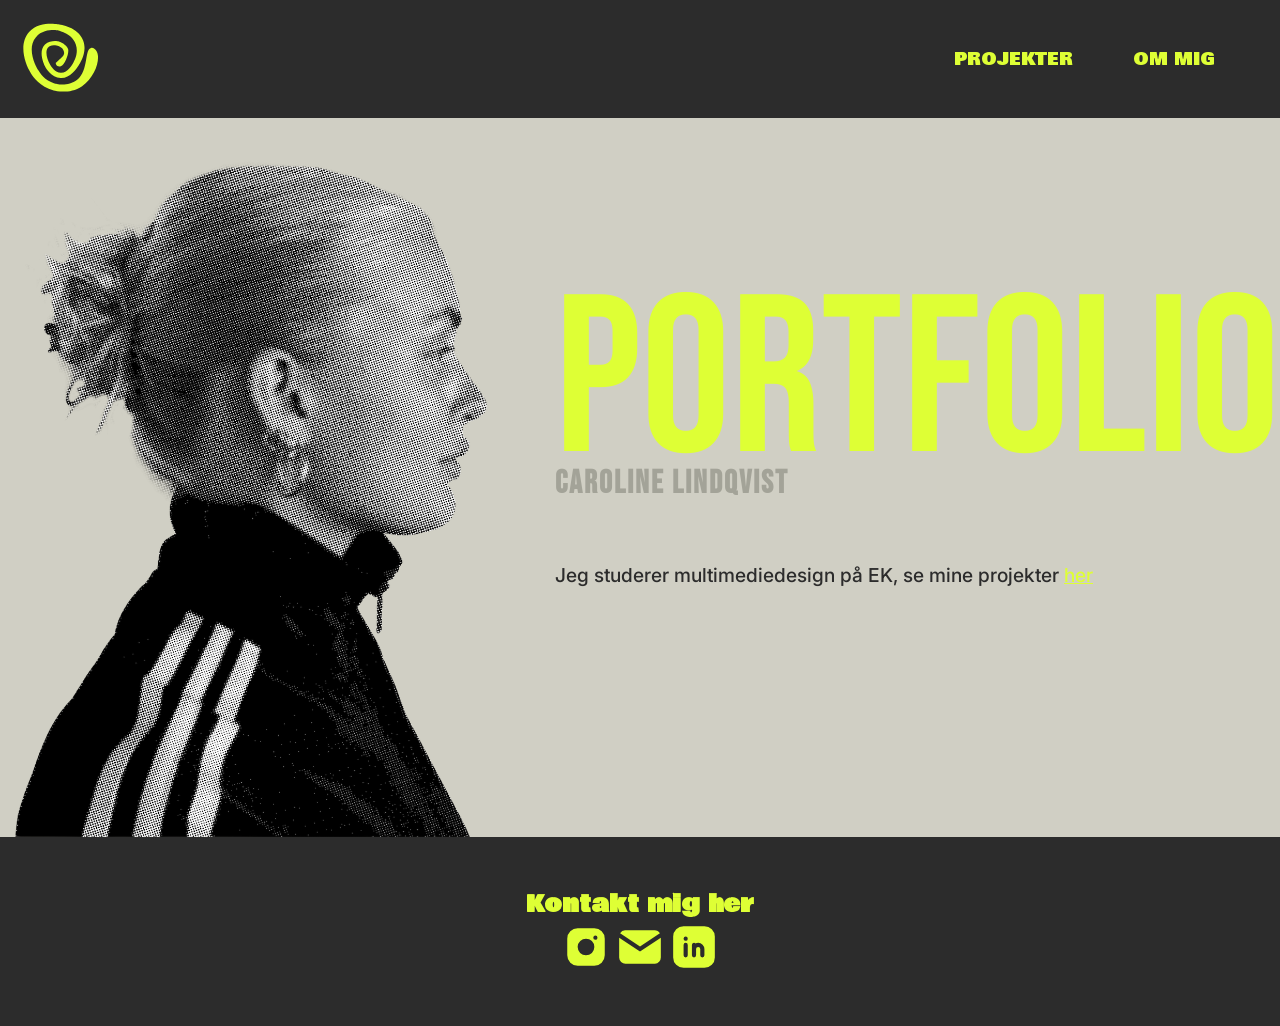
<file: index.html>
<!DOCTYPE html>
<html lang="da">

<head>
    <meta name="robots" content="noindex">
    <meta charset="UTF-8">
    <meta name="viewport" content="width=device-width, initial-scale=1.0">
    <title>Forside</title>
    <link rel="stylesheet" href="generel.css">
    <link rel="stylesheet" href="layout.css">
    <link rel="stylesheet" href="style.css">

    <link rel="preconnect" href="https://fonts.googleapis.com">
    <link rel="preconnect" href="https://fonts.gstatic.com" crossorigin>
    <link href="https://fonts.googleapis.com/css2?family=Bebas+Neue&display=swap" rel="stylesheet">

    <link rel="preconnect" href="https://fonts.googleapis.com">
    <link rel="preconnect" href="https://fonts.gstatic.com" crossorigin>
    <link
        href="https://fonts.googleapis.com/css2?family=Inter:ital,opsz,wght@0,14..32,100..900;1,14..32,100..900&display=swap"
        rel="stylesheet">

    <link rel="preconnect" href="https://fonts.googleapis.com">
    <link rel="preconnect" href="https://fonts.gstatic.com" crossorigin>
    <link href="https://fonts.googleapis.com/css2?family=Bowlby+One&display=swap" rel="stylesheet">

    <link rel="icon" type="image/png" href="favikon.png">

</head>

<body>
    <header>
        <div class="logo">
            <a href="index.html" aria-label="Forside">
                <svg xmlns="http://www.w3.org/2000/svg" version="1.1" viewBox="0 0 136.2 126.37" fill="currentColor">

                    <path class="st0"
                        d="M61.07,72.89c-.71.94.81,4.3,2.64,5.39s4.6.8,5.57.4c7.45-2.71,14.04-21.52,12.8-28.45-.97-5.4-9.56-12.35-16.09-13.77-2-.38-15.22-2.69-23.5,5.4-12.56,12.27-.6,35.6,0,36.73,1.23,2.33,10.38,19.61,26.74,20.26,16.04.64,26.47-15.2,30.52-21.34,2.74-4.15,15.49-23.51,7.56-43.21-9.03-22.43-37.15-26.14-43.75-27.01-5.73-.75-32.48-4.28-48.08,13.23-17.86,20.05-8,53.01,3.24,70.49,3.29,5.12,15.11,22.88,38.62,28.9,4.5,1.15,27.85,6.59,48.35-7.29,23.56-15.96,33.35-50.7,23.23-61.58-.44-.48-3.9-4.19-7.83-3.51-11.53,2-3.84,37.77-23.77,54.29-15.24,12.64-37.58,6.51-38.62,6.21-16.7-4.84-24.86-18.02-28.09-23.23-1.03-1.66-21.03-34.96-3.51-55.64,12.14-14.33,33.18-11.87,35.11-11.61,1.82.24,25.57,3.77,32.68,23.77,5.02,14.13-1.7,26.82-3.51,30.25-2.16,4.08-9.91,18.73-21.88,18.37-9.87-.3-16.13-10.63-18.37-14.31-5.42-8.94-9.36-24.26-2.43-29.71,1.07-.84,5.49-4.54,13.51-2.38,5,.97,7.51,3.26,9,4.32,1.08.77,6.14,7.05,2.87,12.12-2.3,3.57-12.15,11.75-13.02,12.91Z" />
                </svg>
            </a>
        </div>
        <nav>
            <ul class="menu">
                <li><a href="projekter.html">PROJEKTER</a></li>
                <li><a href="om_mig.html">OM MIG</a></li>

            </ul>

            <button class="burger">
                <span class="line"></span>
                <span class="line"></span>
                <span class="line"></span>

            </button>

        </nav>
    </header>

    <main id="hero">


        <img src="img/potraet.webp" width="967" height="1330" alt="potraet">

        <div class="hero-text">
            <h1>PORTFOLIO</h1>
            <h2>CAROLINE LINDQVIST</h2>
            <p class="web_text">
                Jeg studerer multimediedesign på EK, se mine projekter
                <a href="projekter.html" class="forside_link">her</a>
            </p>
        </div>

    </main>

    <footer>

        <h3>Kontakt mig her</h3>

        <a href="https://www.instagram.com/carolindqviist/" target="_blank" aria-label="Instagram">
            <svg xmlns="http://www.w3.org/2000/svg" width="24" height="24" viewBox="0 0 24 24" fill="currentColor"
                class="icon icon-tabler icons-tabler-filled icon-tabler-brand-instagram">
                <path stroke="none" d="M0 0h24v24H0z" fill="none" />
                <path
                    d="M16 3a5 5 0 0 1 5 5v8a5 5 0 0 1 -5 5h-8a5 5 0 0 1 -5 -5v-8a5 5 0 0 1 5 -5zm-4 5a4 4 0 0 0 -3.995 3.8l-.005 .2a4 4 0 1 0 4 -4m4.5 -1.5a1 1 0 0 0 -.993 .883l-.007 .127a1 1 0 0 0 1.993 .117l.007 -.127a1 1 0 0 0 -1 -1" />
            </svg>
        </a>
        <a href="mailto:carolinelindqvist12@gmail.com" target="_blank" aria-label="Mail">
            <svg xmlns="http://www.w3.org/2000/svg" width="24" height="24" viewBox="0 0 24 24" fill="currentColor"
                class="icon icon-tabler icons-tabler-filled icon-tabler-mail">
                <path stroke="none" d="M0 0h24v24H0z" fill="none" />
                <path
                    d="M22 7.535v9.465a3 3 0 0 1 -2.824 2.995l-.176 .005h-14a3 3 0 0 1 -2.995 -2.824l-.005 -.176v-9.465l9.445 6.297l.116 .066a1 1 0 0 0 .878 0l.116 -.066l9.445 -6.297z" />
                <path
                    d="M19 4c1.08 0 2.027 .57 2.555 1.427l-9.555 6.37l-9.555 -6.37a2.999 2.999 0 0 1 2.354 -1.42l.201 -.007h14z" />
            </svg>
        </a>
        <a href="https://www.linkedin.com/in/caroline-lindqvist-05400b3a5/" target="_blank" aria-label="Linkedin">
            <svg xmlns="http://www.w3.org/2000/svg" width="24" height="24" viewBox="0 0 24 24" fill="currentColor"
                class="icon icon-tabler icons-tabler-filled icon-tabler-brand-linkedin">
                <path stroke="none" d="M0 0h24v24H0z" fill="none" />
                <path
                    d="M17 2a5 5 0 0 1 5 5v10a5 5 0 0 1 -5 5h-10a5 5 0 0 1 -5 -5v-10a5 5 0 0 1 5 -5zm-9 8a1 1 0 0 0 -1 1v5a1 1 0 0 0 2 0v-5a1 1 0 0 0 -1 -1m6 0a3 3 0 0 0 -1.168 .236l-.125 .057a1 1 0 0 0 -1.707 .707v5a1 1 0 0 0 2 0v-3a1 1 0 0 1 2 0v3a1 1 0 0 0 2 0v-3a3 3 0 0 0 -3 -3m-6 -3a1 1 0 0 0 -.993 .883l-.007 .127a1 1 0 0 0 1.993 .117l.007 -.127a1 1 0 0 0 -1 -1" />
            </svg>
        </a>
    </footer>
    <script src="menu.js"></script>
</body>

</html>
</file>
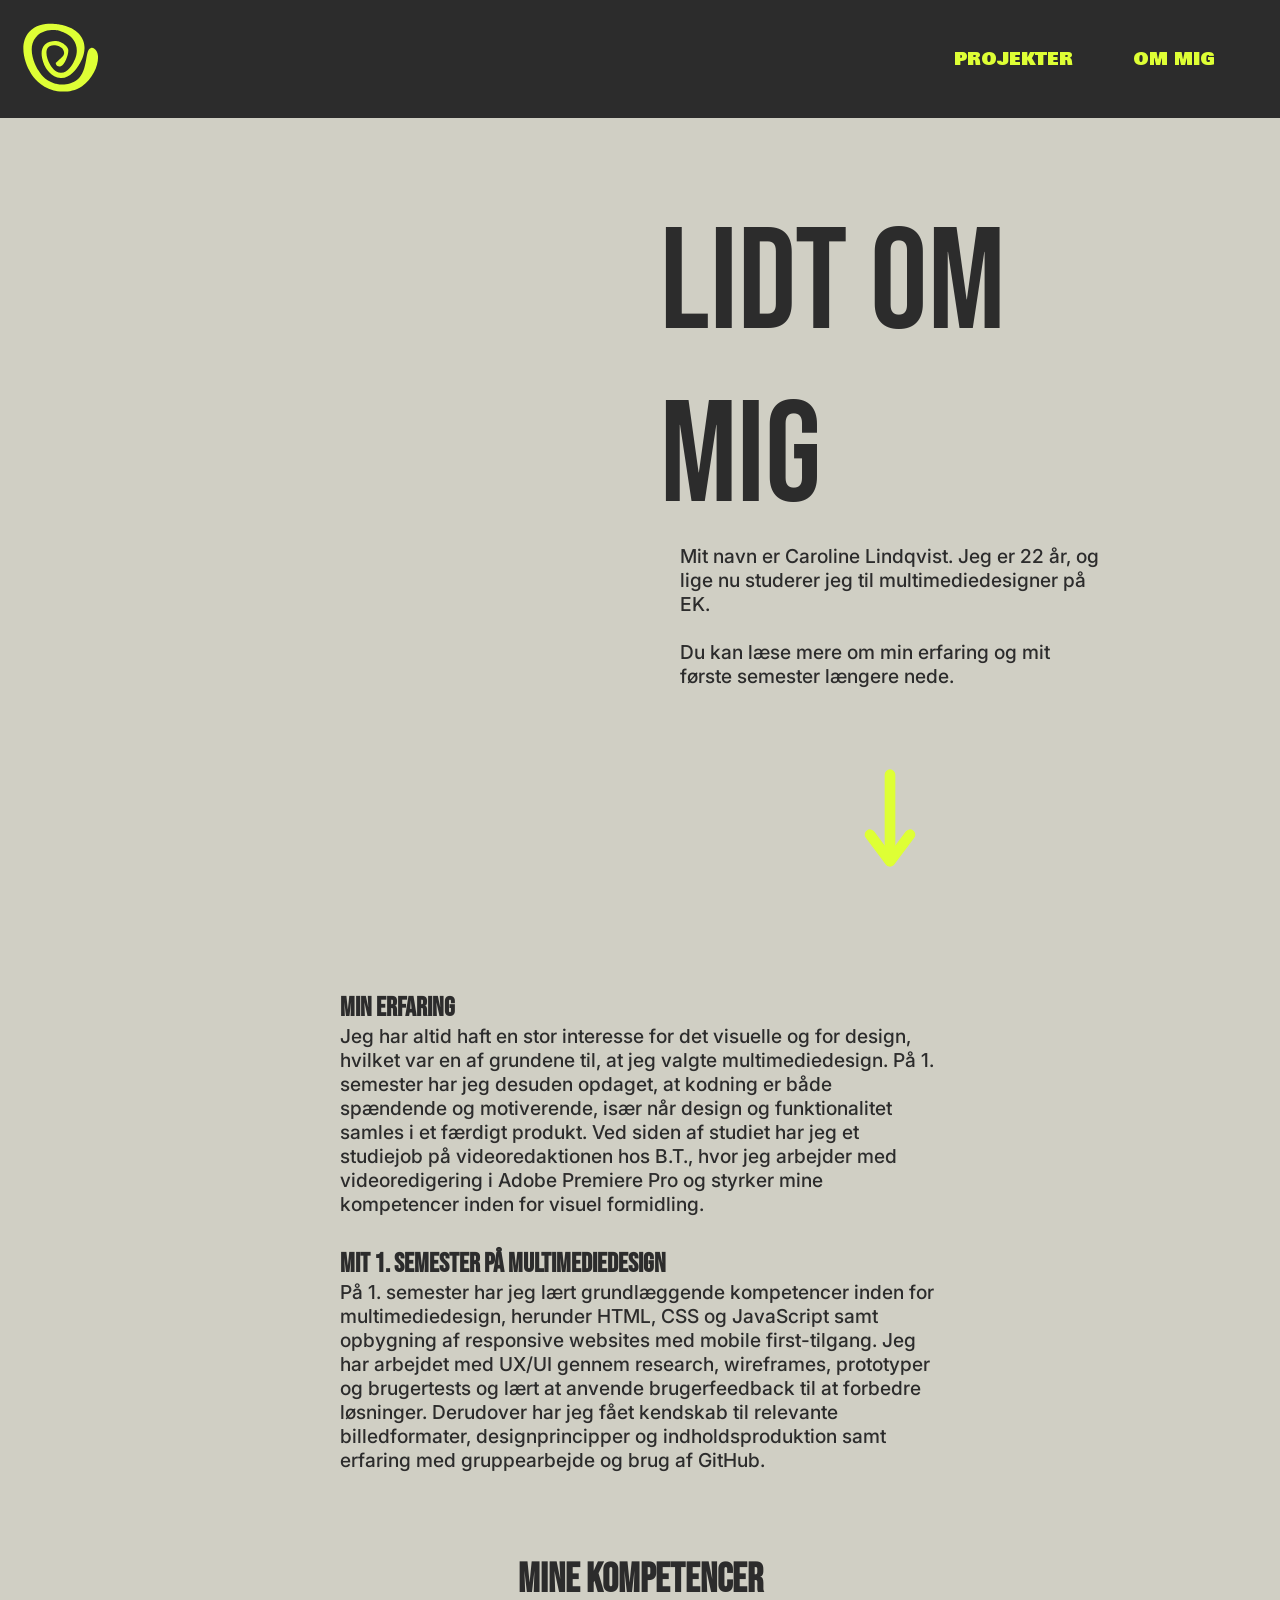
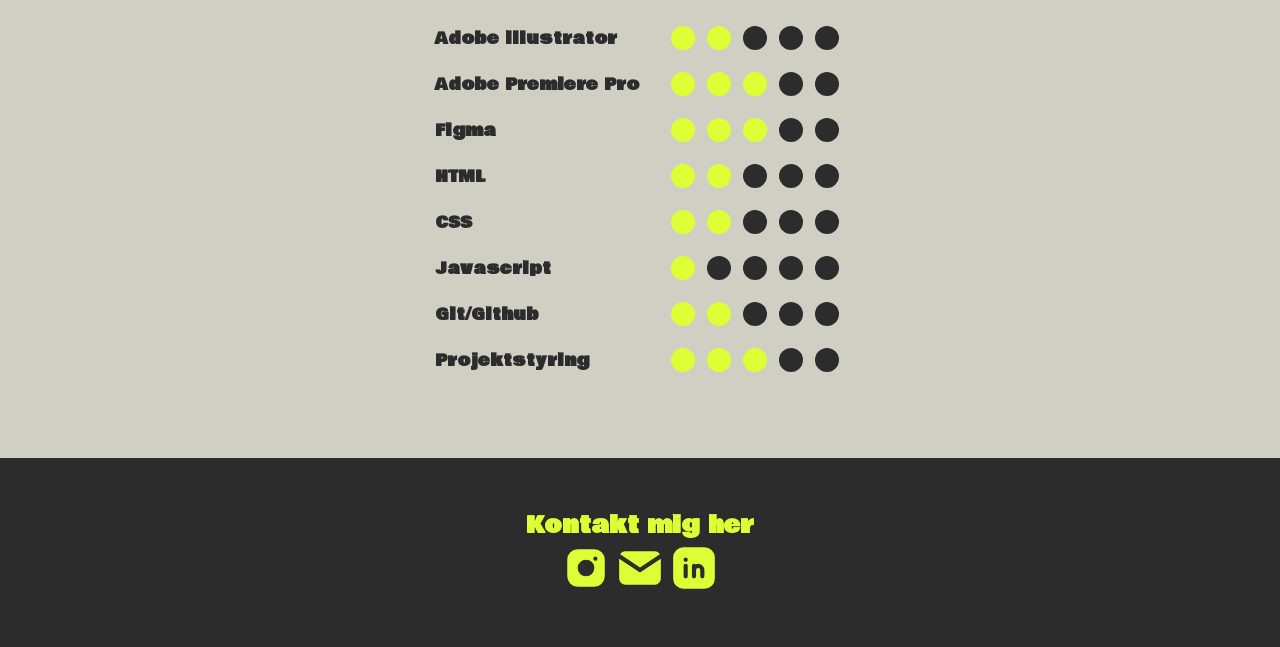
<file: om_mig.html>
<!DOCTYPE html>
<html lang="da">

<head>
    <meta name="robots" content="noindex">
    <meta charset="UTF-8">
    <meta name="viewport" content="width=device-width, initial-scale=1.0">
    <title>Om mig</title>

    <link rel="stylesheet" href="generel.css">
    <link rel="stylesheet" href="layout.css">
    <link rel="stylesheet" href="style.css">

    <link rel="preconnect" href="https://fonts.googleapis.com">
    <link rel="preconnect" href="https://fonts.gstatic.com" crossorigin>
    <link href="https://fonts.googleapis.com/css2?family=Bebas+Neue&display=swap" rel="stylesheet">

    <link rel="preconnect" href="https://fonts.googleapis.com">
    <link rel="preconnect" href="https://fonts.gstatic.com" crossorigin>
    <link
        href="https://fonts.googleapis.com/css2?family=Inter:ital,opsz,wght@0,14..32,100..900;1,14..32,100..900&display=swap"
        rel="stylesheet">

    <link rel="preconnect" href="https://fonts.googleapis.com">
    <link rel="preconnect" href="https://fonts.gstatic.com" crossorigin>
    <link href="https://fonts.googleapis.com/css2?family=Bowlby+One&display=swap" rel="stylesheet">

    <link rel="icon" type="image/png" href="favikon.png">

</head>

<body>
    <header>

        <div class="logo" aria-label="Forside">
            <a href="index.html">
                <svg xmlns="http://www.w3.org/2000/svg" version="1.1" viewBox="0 0 136.2 126.37" fill="currentColor">

                    <path class="st0"
                        d="M61.07,72.89c-.71.94.81,4.3,2.64,5.39s4.6.8,5.57.4c7.45-2.71,14.04-21.52,12.8-28.45-.97-5.4-9.56-12.35-16.09-13.77-2-.38-15.22-2.69-23.5,5.4-12.56,12.27-.6,35.6,0,36.73,1.23,2.33,10.38,19.61,26.74,20.26,16.04.64,26.47-15.2,30.52-21.34,2.74-4.15,15.49-23.51,7.56-43.21-9.03-22.43-37.15-26.14-43.75-27.01-5.73-.75-32.48-4.28-48.08,13.23-17.86,20.05-8,53.01,3.24,70.49,3.29,5.12,15.11,22.88,38.62,28.9,4.5,1.15,27.85,6.59,48.35-7.29,23.56-15.96,33.35-50.7,23.23-61.58-.44-.48-3.9-4.19-7.83-3.51-11.53,2-3.84,37.77-23.77,54.29-15.24,12.64-37.58,6.51-38.62,6.21-16.7-4.84-24.86-18.02-28.09-23.23-1.03-1.66-21.03-34.96-3.51-55.64,12.14-14.33,33.18-11.87,35.11-11.61,1.82.24,25.57,3.77,32.68,23.77,5.02,14.13-1.7,26.82-3.51,30.25-2.16,4.08-9.91,18.73-21.88,18.37-9.87-.3-16.13-10.63-18.37-14.31-5.42-8.94-9.36-24.26-2.43-29.71,1.07-.84,5.49-4.54,13.51-2.38,5,.97,7.51,3.26,9,4.32,1.08.77,6.14,7.05,2.87,12.12-2.3,3.57-12.15,11.75-13.02,12.91Z" />
                </svg>
            </a>
        </div>
        <nav>
            <ul class="menu">
                <li><a href="projekter.html">PROJEKTER</a></li>
                <li><a href="om_mig.html">OM MIG</a></li>

            </ul>

            <button class="burger">
                <span class="line"></span>
                <span class="line"></span>
                <span class="line"></span>

            </button>

        </nav>

    </header>

    <main class="gap">
        <div class="web_flex">
            <div class="text-column">
                <h1 class="om_mig_h1">LIDT OM MIG</h1>
                <p class="om_mig_p">Mit navn er Caroline Lindqvist. Jeg er 22 år, og lige nu studerer jeg til
                    multimediedesigner på EK.
                    <br><br>
                    Du kan læse mere om min erfaring og mit første semester længere nede.
                </p>
                <svg width="80" height="160" viewBox="0 0 60 100" xmlns="http://www.w3.org/2000/svg" class="pil">
                    <!-- Stammen -->
                    <line x1="30" y1="10" x2="30" y2="70" stroke="#DEFF35" stroke-width="8" stroke-linecap="round" />

                    <!-- Pilespids -->
                    <polyline points="15,55 30,75 45,55" fill="none" stroke="#DEFF35" stroke-width="8"
                        stroke-linecap="round" stroke-linejoin="round" />
                </svg>
            </div>



            <div class="video-column">
                <video autoplay muted loop playsinline class="gif">
                    <source src="video/gif.mp4" type="video/mp4">
                </video>
            </div>
        </div>


        <div class="om_mig">
            <div>
                <h2>Min erfaring</h2>
                <p>Jeg har altid haft en stor interesse for det visuelle og for design, hvilket var en af grundene til,
                    at jeg valgte
                    multimediedesign. På 1. semester har jeg desuden opdaget, at kodning er både spændende og
                    motiverende, især når design
                    og funktionalitet samles i et færdigt produkt. Ved siden af studiet har jeg et studiejob på
                    videoredaktionen hos B.T.,
                    hvor jeg arbejder med videoredigering i Adobe Premiere Pro og styrker mine kompetencer inden for
                    visuel formidling.</p>
            </div>
            <div class="om_mig_gap">
                <h2>Mit 1. semester på multimediedesign</h2>
                <p>På 1. semester har jeg lært grundlæggende kompetencer inden for multimediedesign, herunder HTML, CSS
                    og JavaScript samt
                    opbygning af responsive websites med mobile first-tilgang. Jeg har arbejdet med UX/UI gennem
                    research, wireframes,
                    prototyper og brugertests og lært at anvende brugerfeedback til at forbedre løsninger. Derudover har
                    jeg fået kendskab
                    til relevante billedformater, designprincipper og indholdsproduktion samt erfaring med gruppearbejde
                    og brug af GitHub.</p>
            </div>
        </div>


        <h2 class="om_mig_h2">Mine kompetencer</h2>

        <div class="kompetencer">

            <div class="kompetencer_item">
                <h3>Adobe illustrator</h3>
                <svg width="180" height="36" viewBox="0 0 180 36" xmlns="http://www.w3.org/2000/svg">
                    <circle cx="18" cy="18" r="12" fill="#DEFF35" />
                    <circle cx="54" cy="18" r="12" fill="#DEFF35" />
                    <circle cx="90" cy="18" r="12" fill="#2C2C2C" />
                    <circle cx="126" cy="18" r="12" fill="#2C2C2C" />
                    <circle cx="162" cy="18" r="12" fill="#2C2C2C" />
                </svg>
            </div>

            <div class="kompetencer_item">
                <h3>Adobe Premiere Pro</h3>
                <svg width="180" height="36" viewBox="0 0 180 36" xmlns="http://www.w3.org/2000/svg">
                    <circle cx="18" cy="18" r="12" fill="#DEFF35" />
                    <circle cx="54" cy="18" r="12" fill="#DEFF35" />
                    <circle cx="90" cy="18" r="12" fill="#DEFF35" />
                    <circle cx="126" cy="18" r="12" fill="#2C2C2C" />
                    <circle cx="162" cy="18" r="12" fill="#2C2C2C" />
                </svg>
            </div>
            <div class="kompetencer_item">
                <h3>Figma</h3>
                <svg width="180" height="36" viewBox="0 0 180 36" xmlns="http://www.w3.org/2000/svg">
                    <circle cx="18" cy="18" r="12" fill="#DEFF35" />
                    <circle cx="54" cy="18" r="12" fill="#DEFF35" />
                    <circle cx="90" cy="18" r="12" fill="#DEFF35" />
                    <circle cx="126" cy="18" r="12" fill="#2C2C2C" />
                    <circle cx="162" cy="18" r="12" fill="#2C2C2C" />
                </svg>
            </div>
            <div class="kompetencer_item">
                <h3>HTML</h3>
                <svg width="180" height="36" viewBox="0 0 180 36" xmlns="http://www.w3.org/2000/svg">
                    <circle cx="18" cy="18" r="12" fill="#DEFF35" />
                    <circle cx="54" cy="18" r="12" fill="#DEFF35" />
                    <circle cx="90" cy="18" r="12" fill="#2C2C2C" />
                    <circle cx="126" cy="18" r="12" fill="#2C2C2C" />
                    <circle cx="162" cy="18" r="12" fill="#2C2C2C" />
                </svg>
            </div>
            <div class="kompetencer_item">
                <h3>CSS</h3>
                <svg width="180" height="36" viewBox="0 0 180 36" xmlns="http://www.w3.org/2000/svg">
                    <circle cx="18" cy="18" r="12" fill="#DEFF35" />
                    <circle cx="54" cy="18" r="12" fill="#DEFF35" />
                    <circle cx="90" cy="18" r="12" fill="#2C2C2C" />
                    <circle cx="126" cy="18" r="12" fill="#2C2C2C" />
                    <circle cx="162" cy="18" r="12" fill="#2C2C2C" />
                </svg>
            </div>
            <div class="kompetencer_item">
                <h3>Javascript</h3>
                <svg width="180" height="36" viewBox="0 0 180 36" xmlns="http://www.w3.org/2000/svg">
                    <circle cx="18" cy="18" r="12" fill="#DEFF35" />
                    <circle cx="54" cy="18" r="12" fill="#2C2C2C" />
                    <circle cx="90" cy="18" r="12" fill="#2C2C2C" />
                    <circle cx="126" cy="18" r="12" fill="#2C2C2C" />
                    <circle cx="162" cy="18" r="12" fill="#2C2C2C" />
                </svg>
            </div>

            <div class="kompetencer_item">
                <h3>Git/Github</h3>
                <svg width="180" height="36" viewBox="0 0 180 36" xmlns="http://www.w3.org/2000/svg">
                    <circle cx="18" cy="18" r="12" fill="#DEFF35" />
                    <circle cx="54" cy="18" r="12" fill="#DEFF35" />
                    <circle cx="90" cy="18" r="12" fill="#2C2C2C" />
                    <circle cx="126" cy="18" r="12" fill="#2C2C2C" />
                    <circle cx="162" cy="18" r="12" fill="#2C2C2C" />
                </svg>
            </div>
            <div class="kompetencer_item">
                <h3>Projektstyring</h3>
                <svg width="180" height="36" viewBox="0 0 180 36" xmlns="http://www.w3.org/2000/svg">
                    <circle cx="18" cy="18" r="12" fill="#DEFF35" />
                    <circle cx="54" cy="18" r="12" fill="#DEFF35" />
                    <circle cx="90" cy="18" r="12" fill="#DEFF35" />
                    <circle cx="126" cy="18" r="12" fill="#2C2C2C" />
                    <circle cx="162" cy="18" r="12" fill="#2C2C2C" />
                </svg>
            </div>
        </div>




    </main>

    <footer>

        <h3>Kontakt mig her</h3>

        <a href="https://www.instagram.com/carolindqviist/" target="_blank" aria-label="Instagram">
            <svg xmlns="http://www.w3.org/2000/svg" width="24" height="24" viewBox="0 0 24 24" fill="currentColor"
                class="icon icon-tabler icons-tabler-filled icon-tabler-brand-instagram">
                <path stroke="none" d="M0 0h24v24H0z" fill="none" />
                <path
                    d="M16 3a5 5 0 0 1 5 5v8a5 5 0 0 1 -5 5h-8a5 5 0 0 1 -5 -5v-8a5 5 0 0 1 5 -5zm-4 5a4 4 0 0 0 -3.995 3.8l-.005 .2a4 4 0 1 0 4 -4m4.5 -1.5a1 1 0 0 0 -.993 .883l-.007 .127a1 1 0 0 0 1.993 .117l.007 -.127a1 1 0 0 0 -1 -1" />
            </svg>
        </a>
        <a href="mailto:carolinelindqvist12@gmail.com" target="_blank" aria-label="Mail">
            <svg xmlns="http://www.w3.org/2000/svg" width="24" height="24" viewBox="0 0 24 24" fill="currentColor"
                class="icon icon-tabler icons-tabler-filled icon-tabler-mail">
                <path stroke="none" d="M0 0h24v24H0z" fill="none" />
                <path
                    d="M22 7.535v9.465a3 3 0 0 1 -2.824 2.995l-.176 .005h-14a3 3 0 0 1 -2.995 -2.824l-.005 -.176v-9.465l9.445 6.297l.116 .066a1 1 0 0 0 .878 0l.116 -.066l9.445 -6.297z" />
                <path
                    d="M19 4c1.08 0 2.027 .57 2.555 1.427l-9.555 6.37l-9.555 -6.37a2.999 2.999 0 0 1 2.354 -1.42l.201 -.007h14z" />
            </svg>
        </a>
        <a href="https://www.linkedin.com/in/caroline-lindqvist-05400b3a5/" target="_blank" aria-label="Linkedin">
            <svg xmlns="http://www.w3.org/2000/svg" width="24" height="24" viewBox="0 0 24 24" fill="currentColor"
                class="icon icon-tabler icons-tabler-filled icon-tabler-brand-linkedin">
                <path stroke="none" d="M0 0h24v24H0z" fill="none" />
                <path
                    d="M17 2a5 5 0 0 1 5 5v10a5 5 0 0 1 -5 5h-10a5 5 0 0 1 -5 -5v-10a5 5 0 0 1 5 -5zm-9 8a1 1 0 0 0 -1 1v5a1 1 0 0 0 2 0v-5a1 1 0 0 0 -1 -1m6 0a3 3 0 0 0 -1.168 .236l-.125 .057a1 1 0 0 0 -1.707 .707v5a1 1 0 0 0 2 0v-3a1 1 0 0 1 2 0v3a1 1 0 0 0 2 0v-3a3 3 0 0 0 -3 -3m-6 -3a1 1 0 0 0 -.993 .883l-.007 .127a1 1 0 0 0 1.993 .117l.007 -.127a1 1 0 0 0 -1 -1" />
            </svg>
        </a>
    </footer>
    <script src="menu.js"></script>
</body>

</html>
</file>
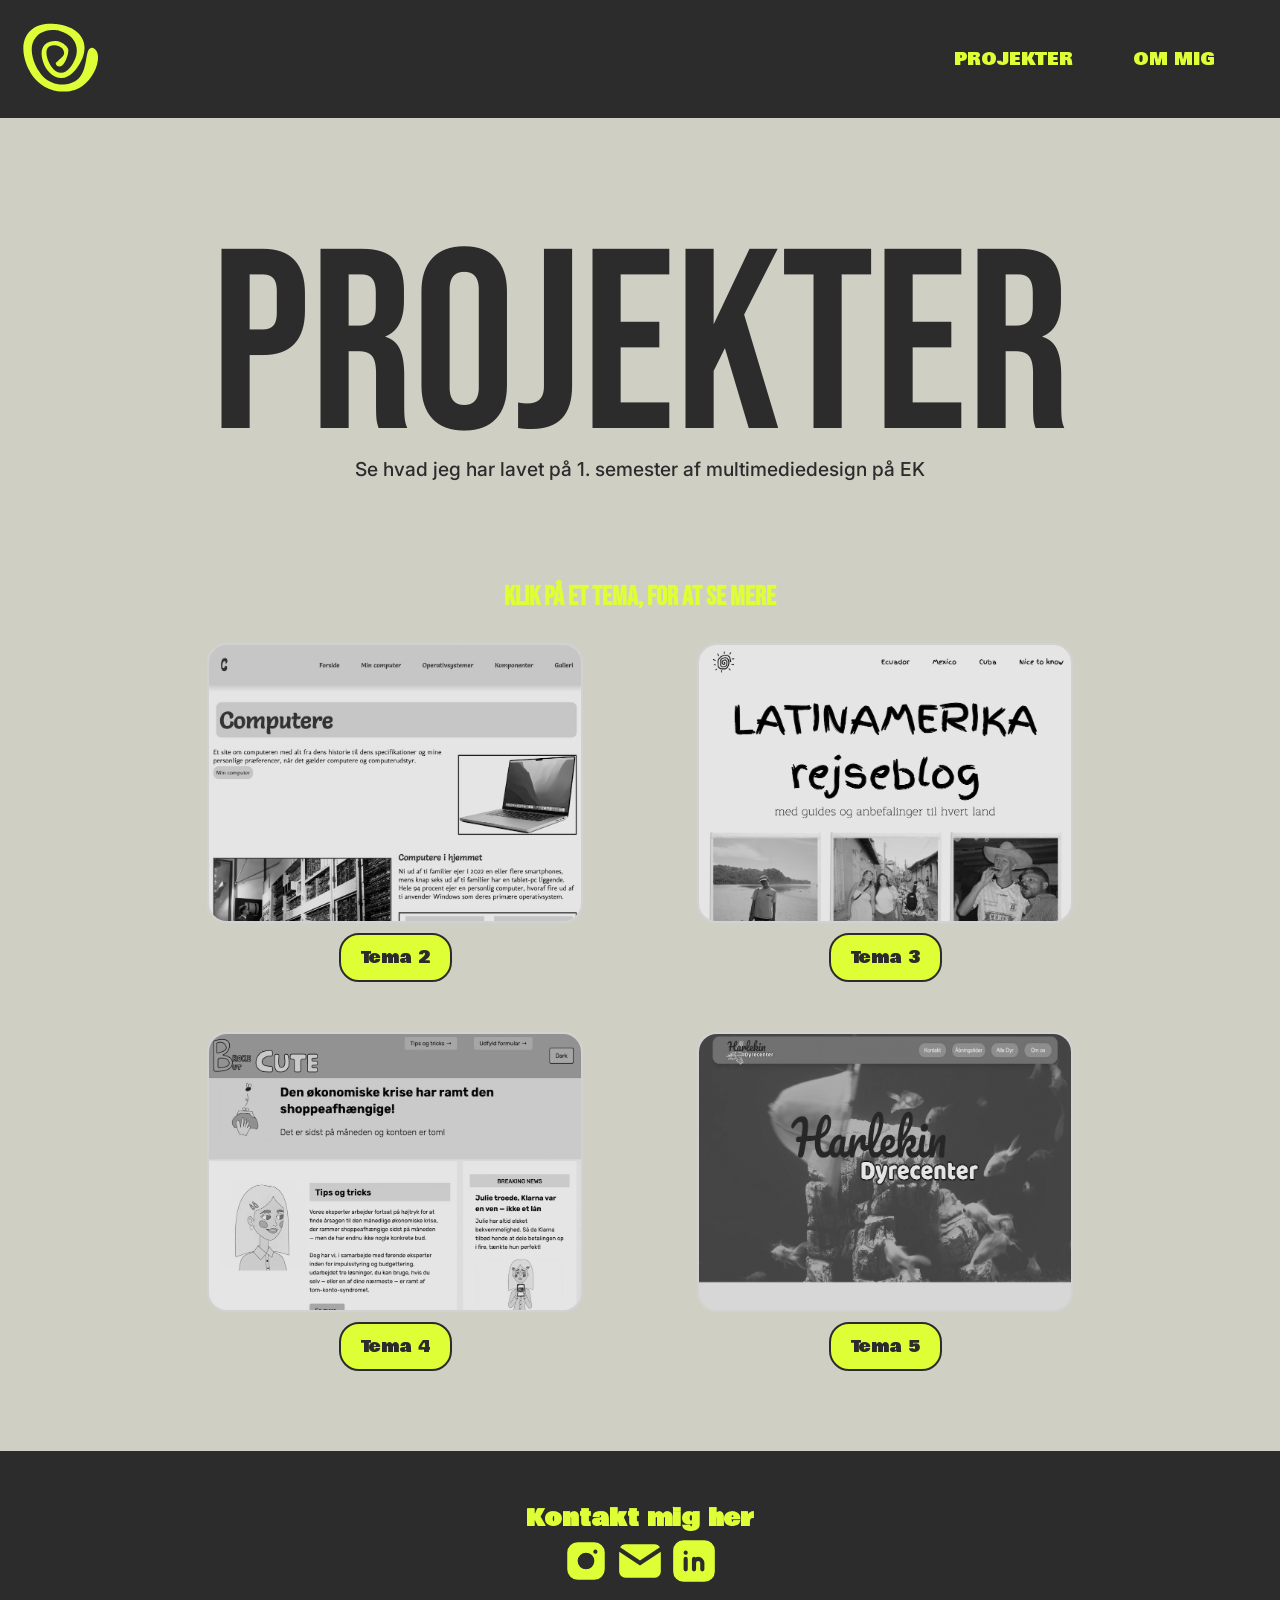
<file: projekter.html>
<!DOCTYPE html>
<html lang="da">

<head>
    <meta name="robots" content="noindex">
    <meta charset="UTF-8">
    <meta name="viewport" content="width=device-width, initial-scale=1.0">
    <title>Projekter</title>

    <link rel="stylesheet" href="generel.css">
    <link rel="stylesheet" href="layout.css">
    <link rel="stylesheet" href="style.css">

    <link rel="preconnect" href="https://fonts.googleapis.com">
    <link rel="preconnect" href="https://fonts.gstatic.com" crossorigin>
    <link href="https://fonts.googleapis.com/css2?family=Bebas+Neue&display=swap" rel="stylesheet">

    <link rel="preconnect" href="https://fonts.googleapis.com">
    <link rel="preconnect" href="https://fonts.gstatic.com" crossorigin>
    <link
        href="https://fonts.googleapis.com/css2?family=Inter:ital,opsz,wght@0,14..32,100..900;1,14..32,100..900&display=swap"
        rel="stylesheet">

    <link rel="preconnect" href="https://fonts.googleapis.com">
    <link rel="preconnect" href="https://fonts.gstatic.com" crossorigin>
    <link href="https://fonts.googleapis.com/css2?family=Bowlby+One&display=swap" rel="stylesheet">

    <link rel="icon" type="image/png" href="favikon.png">

</head>

<body>

    <header>
        <div class="logo" aria-label="Forside">
            <a href="index.html">
                <svg xmlns="http://www.w3.org/2000/svg" version="1.1" viewBox="0 0 136.2 126.37" fill="currentColor">

                    <path class="st0"
                        d="M61.07,72.89c-.71.94.81,4.3,2.64,5.39s4.6.8,5.57.4c7.45-2.71,14.04-21.52,12.8-28.45-.97-5.4-9.56-12.35-16.09-13.77-2-.38-15.22-2.69-23.5,5.4-12.56,12.27-.6,35.6,0,36.73,1.23,2.33,10.38,19.61,26.74,20.26,16.04.64,26.47-15.2,30.52-21.34,2.74-4.15,15.49-23.51,7.56-43.21-9.03-22.43-37.15-26.14-43.75-27.01-5.73-.75-32.48-4.28-48.08,13.23-17.86,20.05-8,53.01,3.24,70.49,3.29,5.12,15.11,22.88,38.62,28.9,4.5,1.15,27.85,6.59,48.35-7.29,23.56-15.96,33.35-50.7,23.23-61.58-.44-.48-3.9-4.19-7.83-3.51-11.53,2-3.84,37.77-23.77,54.29-15.24,12.64-37.58,6.51-38.62,6.21-16.7-4.84-24.86-18.02-28.09-23.23-1.03-1.66-21.03-34.96-3.51-55.64,12.14-14.33,33.18-11.87,35.11-11.61,1.82.24,25.57,3.77,32.68,23.77,5.02,14.13-1.7,26.82-3.51,30.25-2.16,4.08-9.91,18.73-21.88,18.37-9.87-.3-16.13-10.63-18.37-14.31-5.42-8.94-9.36-24.26-2.43-29.71,1.07-.84,5.49-4.54,13.51-2.38,5,.97,7.51,3.26,9,4.32,1.08.77,6.14,7.05,2.87,12.12-2.3,3.57-12.15,11.75-13.02,12.91Z" />
                </svg>
            </a>
        </div>
        <nav>
            <ul class="menu">
                <li><a href="projekter.html">PROJEKTER</a></li>
                <li><a href="om_mig.html">OM MIG</a></li>

            </ul>

            <button class="burger">
                <span class="line"></span>
                <span class="line"></span>
                <span class="line"></span>

            </button>

        </nav>
    </header>

    <main class="gap">
        <h1 class="projekter_h1_web">PROJEKTER</h1>
        <p class="projekter_p">Se hvad jeg har lavet på 1. semester af multimediedesign på EK</p>


        <h2 class="center_text">Klik på et tema, for at se mere</h2>


        <div class="projekter_web_grid_1-1">
            <div class="projekt">
                <a href="tema_2.html">
                    <img src="img/tema_2.webp" alt="Tema 2" class="hover_img">
                </a>
                <a href="tema_2.html" class="knap_projekter">Tema 2</a>

            </div>

            <div class="projekt">
                <a href="tema_3.html">
                    <img src="img/tema_3.webp" alt="Tema 3" class="hover_img">
                </a>
                <a href="tema_3.html" class="knap_projekter">Tema 3</a>
            </div>

            <div class="projekt">
                <a href="tema_4.html">
                    <img src="img/tema_4.webp" alt="Tema 4" class="hover_img">
                </a>
                <a href="tema_4.html" class="knap_projekter">Tema 4</a>
            </div>

            <div class="projekt">
                <a href="tema_5.html">
                    <img src="img/tema_5.webp" alt="Tema 5" class="hover_img">
                </a>
                <a href="tema_5.html" class="knap_projekter">Tema 5</a>
            </div>
        </div>

    </main>

    <footer>

        <h3>Kontakt mig her</h3>

        <a href="https://www.instagram.com/carolindqviist/" target="_blank" aria-label="Instagram">
            <svg xmlns="http://www.w3.org/2000/svg" width="24" height="24" viewBox="0 0 24 24" fill="currentColor"
                class="icon icon-tabler icons-tabler-filled icon-tabler-brand-instagram">
                <path stroke="none" d="M0 0h24v24H0z" fill="none" />
                <path
                    d="M16 3a5 5 0 0 1 5 5v8a5 5 0 0 1 -5 5h-8a5 5 0 0 1 -5 -5v-8a5 5 0 0 1 5 -5zm-4 5a4 4 0 0 0 -3.995 3.8l-.005 .2a4 4 0 1 0 4 -4m4.5 -1.5a1 1 0 0 0 -.993 .883l-.007 .127a1 1 0 0 0 1.993 .117l.007 -.127a1 1 0 0 0 -1 -1" />
            </svg>
        </a>
        <a href="mailto:carolinelindqvist12@gmail.com" target="_blank" aria-label="Mail">
            <svg xmlns="http://www.w3.org/2000/svg" width="24" height="24" viewBox="0 0 24 24" fill="currentColor"
                class="icon icon-tabler icons-tabler-filled icon-tabler-mail">
                <path stroke="none" d="M0 0h24v24H0z" fill="none" />
                <path
                    d="M22 7.535v9.465a3 3 0 0 1 -2.824 2.995l-.176 .005h-14a3 3 0 0 1 -2.995 -2.824l-.005 -.176v-9.465l9.445 6.297l.116 .066a1 1 0 0 0 .878 0l.116 -.066l9.445 -6.297z" />
                <path
                    d="M19 4c1.08 0 2.027 .57 2.555 1.427l-9.555 6.37l-9.555 -6.37a2.999 2.999 0 0 1 2.354 -1.42l.201 -.007h14z" />
            </svg>
        </a>
        <a href="https://www.linkedin.com/in/caroline-lindqvist-05400b3a5/" target="_blank" aria-label="Linkedin">
            <svg xmlns="http://www.w3.org/2000/svg" width="24" height="24" viewBox="0 0 24 24" fill="currentColor"
                class="icon icon-tabler icons-tabler-filled icon-tabler-brand-linkedin">
                <path stroke="none" d="M0 0h24v24H0z" fill="none" />
                <path
                    d="M17 2a5 5 0 0 1 5 5v10a5 5 0 0 1 -5 5h-10a5 5 0 0 1 -5 -5v-10a5 5 0 0 1 5 -5zm-9 8a1 1 0 0 0 -1 1v5a1 1 0 0 0 2 0v-5a1 1 0 0 0 -1 -1m6 0a3 3 0 0 0 -1.168 .236l-.125 .057a1 1 0 0 0 -1.707 .707v5a1 1 0 0 0 2 0v-3a1 1 0 0 1 2 0v3a1 1 0 0 0 2 0v-3a3 3 0 0 0 -3 -3m-6 -3a1 1 0 0 0 -.993 .883l-.007 .127a1 1 0 0 0 1.993 .117l.007 -.127a1 1 0 0 0 -1 -1" />
            </svg>
        </a>
    </footer>
    <script src="menu.js"></script>
</body>

</html>
</file>
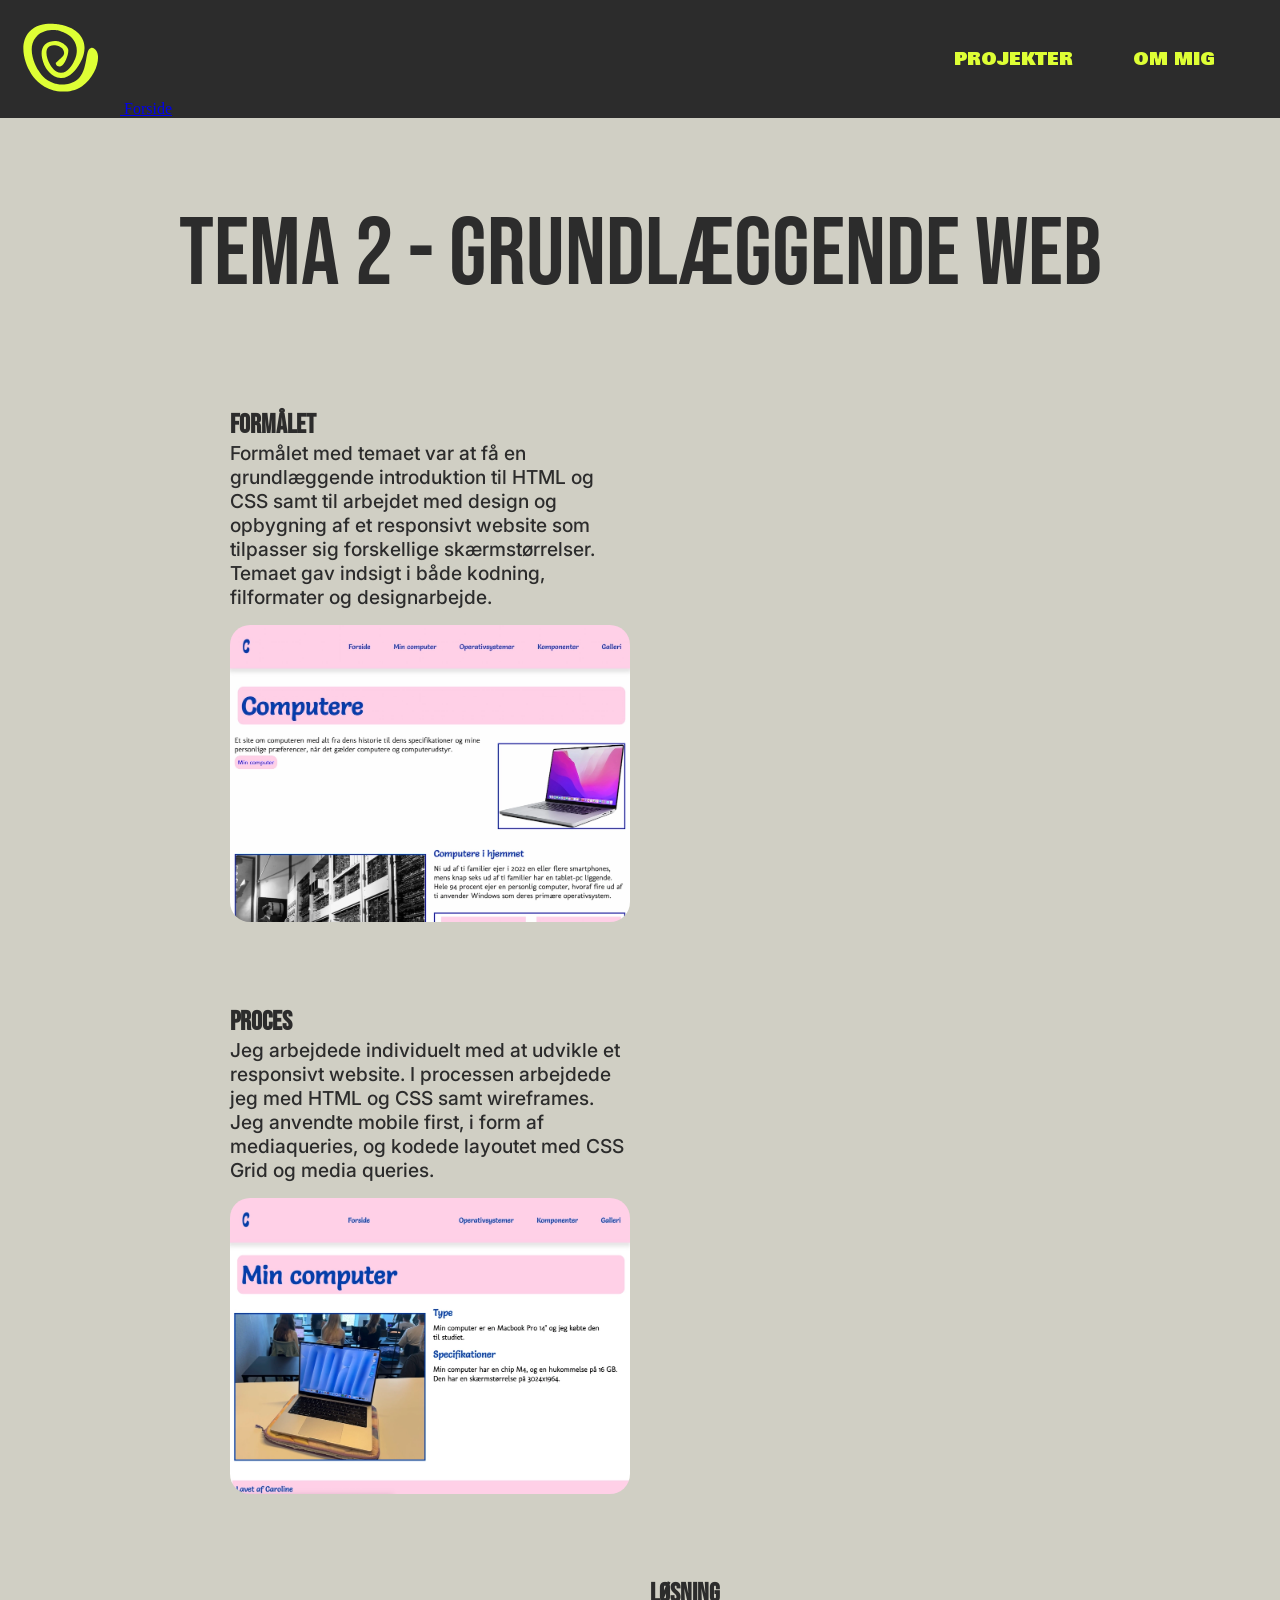
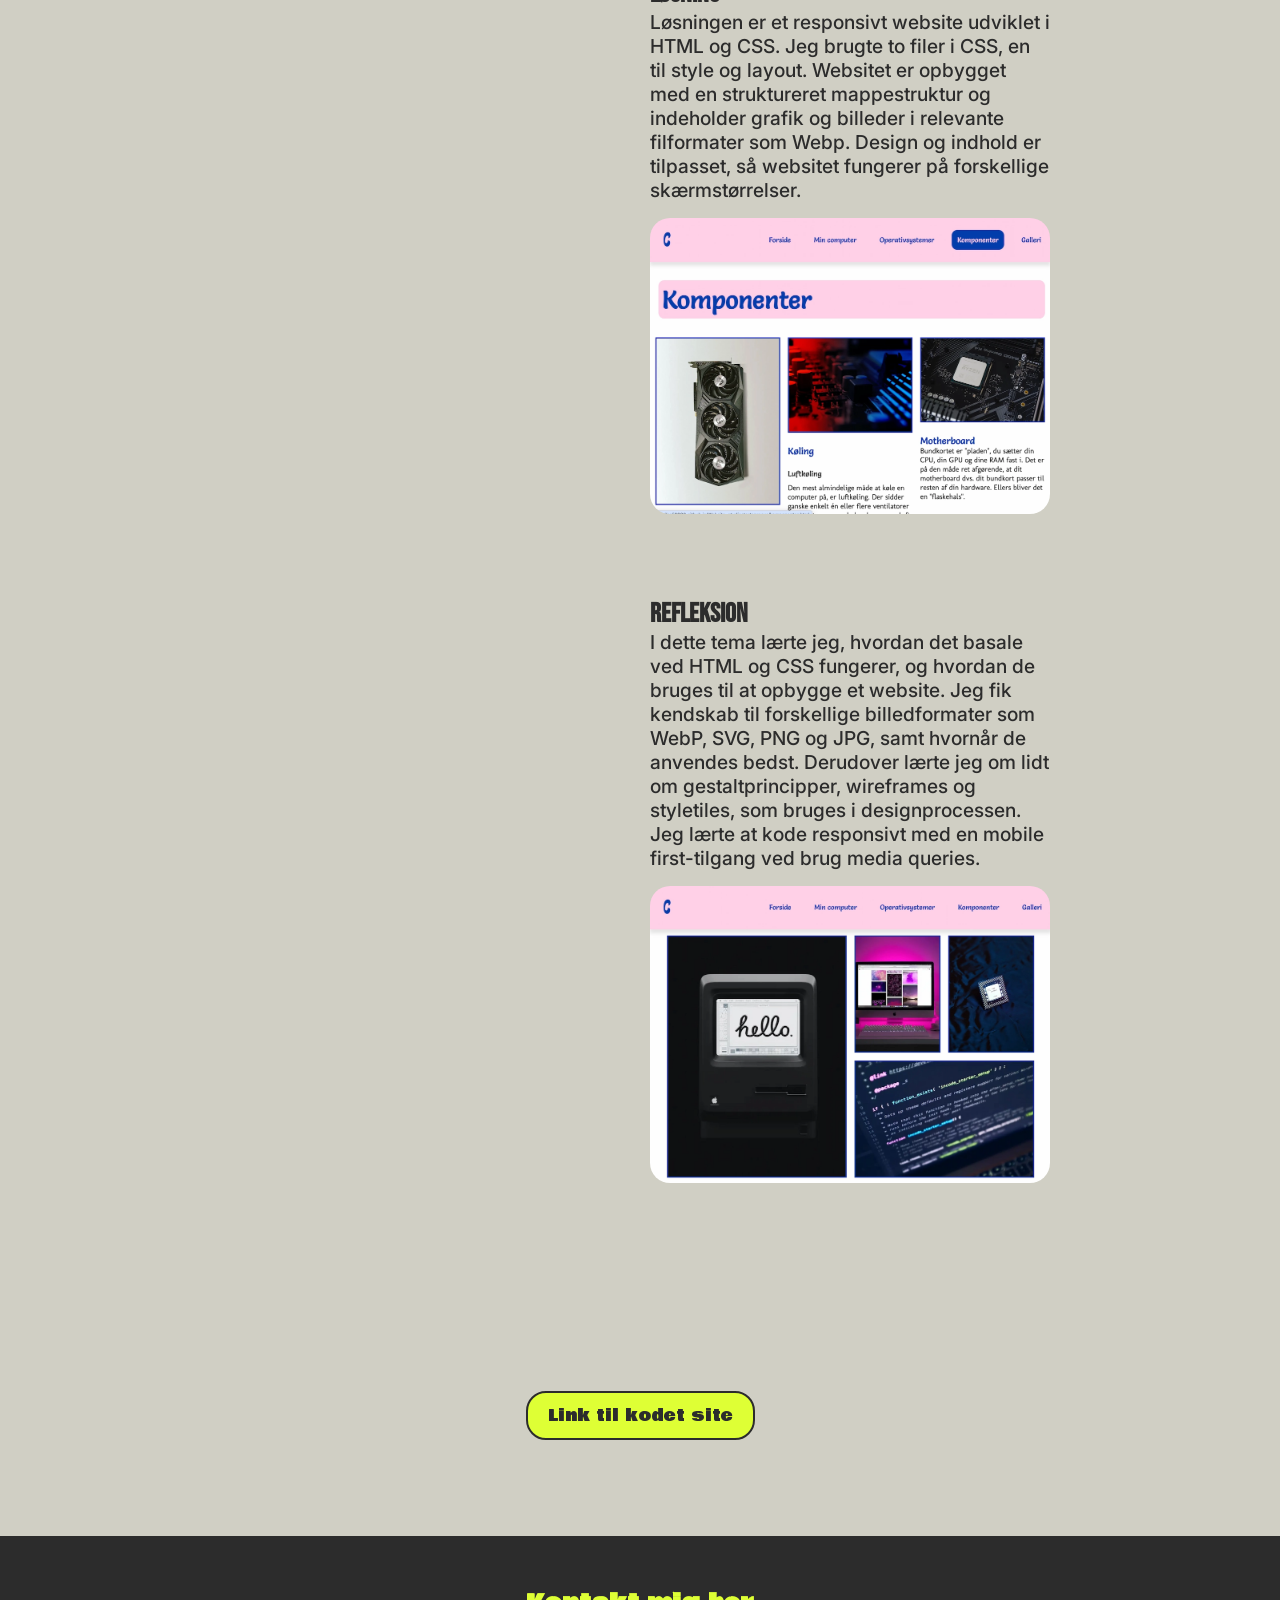
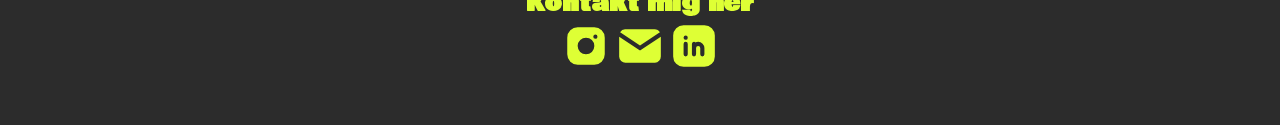
<file: tema_2.html>
<!DOCTYPE html>
<html lang="da">

<head>
    <meta name="robots" content="noindex">
    <meta charset="UTF-8">
    <meta name="viewport" content="width=device-width, initial-scale=1.0">
    <title>Tema 2</title>

    <link rel="stylesheet" href="generel.css">
    <link rel="stylesheet" href="layout.css">
    <link rel="stylesheet" href="style.css">

    <link rel="preconnect" href="https://fonts.googleapis.com">
    <link rel="preconnect" href="https://fonts.gstatic.com" crossorigin>
    <link href="https://fonts.googleapis.com/css2?family=Bebas+Neue&display=swap" rel="stylesheet">

    <link rel="preconnect" href="https://fonts.googleapis.com">
    <link rel="preconnect" href="https://fonts.gstatic.com" crossorigin>
    <link
        href="https://fonts.googleapis.com/css2?family=Inter:ital,opsz,wght@0,14..32,100..900;1,14..32,100..900&display=swap"
        rel="stylesheet">

    <link rel="preconnect" href="https://fonts.googleapis.com">
    <link rel="preconnect" href="https://fonts.gstatic.com" crossorigin>
    <link href="https://fonts.googleapis.com/css2?family=Bowlby+One&display=swap" rel="stylesheet">

    <link rel="icon" type="image/png" href="favikon.png">
</head>

<body>
    <header>
        <div class="logo" aria-label="Forside">
            <a href="index.html">
                <svg xmlns="http://www.w3.org/2000/svg" version="1.1" viewBox="0 0 136.2 126.37" fill="currentColor">

                    <path class="st0"
                        d="M61.07,72.89c-.71.94.81,4.3,2.64,5.39s4.6.8,5.57.4c7.45-2.71,14.04-21.52,12.8-28.45-.97-5.4-9.56-12.35-16.09-13.77-2-.38-15.22-2.69-23.5,5.4-12.56,12.27-.6,35.6,0,36.73,1.23,2.33,10.38,19.61,26.74,20.26,16.04.64,26.47-15.2,30.52-21.34,2.74-4.15,15.49-23.51,7.56-43.21-9.03-22.43-37.15-26.14-43.75-27.01-5.73-.75-32.48-4.28-48.08,13.23-17.86,20.05-8,53.01,3.24,70.49,3.29,5.12,15.11,22.88,38.62,28.9,4.5,1.15,27.85,6.59,48.35-7.29,23.56-15.96,33.35-50.7,23.23-61.58-.44-.48-3.9-4.19-7.83-3.51-11.53,2-3.84,37.77-23.77,54.29-15.24,12.64-37.58,6.51-38.62,6.21-16.7-4.84-24.86-18.02-28.09-23.23-1.03-1.66-21.03-34.96-3.51-55.64,12.14-14.33,33.18-11.87,35.11-11.61,1.82.24,25.57,3.77,32.68,23.77,5.02,14.13-1.7,26.82-3.51,30.25-2.16,4.08-9.91,18.73-21.88,18.37-9.87-.3-16.13-10.63-18.37-14.31-5.42-8.94-9.36-24.26-2.43-29.71,1.07-.84,5.49-4.54,13.51-2.38,5,.97,7.51,3.26,9,4.32,1.08.77,6.14,7.05,2.87,12.12-2.3,3.57-12.15,11.75-13.02,12.91Z" />
                </svg>
                Forside</a>
        </div>
        <nav>
            <ul class="menu">
                <li><a href="projekter.html">PROJEKTER</a></li>
                <li><a href="om_mig.html">OM MIG</a></li>

            </ul>

            <button class="burger">
                <span class="line"></span>
                <span class="line"></span>
                <span class="line"></span>

            </button>

        </nav>
    </header>
    <main class="gap">
        <h1 class="tema_h1">Tema 2 - Grundlæggende web</h1>

        <div class="tema_grid-1-1">

            <div class="left">
                <h2>Formålet</h2>
                <p>Formålet med temaet var at få en grundlæggende introduktion til HTML og CSS samt til arbejdet med
                    design
                    og
                    opbygning af
                    et responsivt website som tilpasser sig forskellige skærmstørrelser. Temaet gav indsigt i både
                    kodning,
                    filformater og
                    designarbejde.
                </p>
                <img src="img/tema_2.webp" alt="Tema 2" class="tema">
            </div>

            <div class="left_2">
                <h2>Proces</h2>
                <p>Jeg arbejdede individuelt med at udvikle et responsivt website. I processen arbejdede jeg med HTML og
                    CSS
                    samt
                    wireframes. Jeg anvendte mobile first, i form af mediaqueries, og kodede layoutet med CSS Grid og
                    media
                    queries.
                </p>

                <img src="img/tema_2-1.webp" alt="Tema 2" class="tema">
            </div>

            <div class="right">
                <h2>Løsning</h2>
                <p>Løsningen er et responsivt website udviklet i HTML og CSS. Jeg brugte to filer i CSS, en til style og
                    layout.
                    Websitet
                    er opbygget med en struktureret mappestruktur og indeholder grafik og billeder i relevante
                    filformater
                    som
                    Webp. Design
                    og indhold er tilpasset, så websitet fungerer på forskellige skærmstørrelser.
                </p>

                <img src="img/tema_2-2.webp" alt="Tema 2" class="tema">
            </div>

            <div class="right_2">
                <h2>Refleksion</h2>
                <p>I dette tema lærte jeg, hvordan det basale ved HTML og CSS fungerer, og hvordan de bruges til at
                    opbygge et website. Jeg
                    fik kendskab til forskellige billedformater som WebP, SVG, PNG og JPG, samt hvornår de anvendes
                    bedst.
                    Derudover lærte jeg om lidt om gestaltprincipper, wireframes og styletiles, som bruges i
                    designprocessen. Jeg lærte at
                    kode responsivt med en mobile first-tilgang ved brug media queries.
                </p>

                <img src="img/tema_2-3.webp" alt="Tema 2" class="tema">
            </div>
        </div>
        <div class="center_knap">
            <a href="https://cali0003.github.io/Website_studiestartsproeve/index.html" target="_blank" rel="noopener"
                class="knap_link">Link til kodet site</a>
        </div>
    </main>
    <footer>

        <h3>Kontakt mig her</h3>

        <a href="https://www.instagram.com/carolindqviist/" target="_blank" aria-label="Instagram">
            <svg xmlns="http://www.w3.org/2000/svg" width="24" height="24" viewBox="0 0 24 24" fill="currentColor"
                class="icon icon-tabler icons-tabler-filled icon-tabler-brand-instagram">
                <path stroke="none" d="M0 0h24v24H0z" fill="none" />
                <path
                    d="M16 3a5 5 0 0 1 5 5v8a5 5 0 0 1 -5 5h-8a5 5 0 0 1 -5 -5v-8a5 5 0 0 1 5 -5zm-4 5a4 4 0 0 0 -3.995 3.8l-.005 .2a4 4 0 1 0 4 -4m4.5 -1.5a1 1 0 0 0 -.993 .883l-.007 .127a1 1 0 0 0 1.993 .117l.007 -.127a1 1 0 0 0 -1 -1" />
            </svg>
        </a>
        <a href="mailto:carolinelindqvist12@gmail.com" target="_blank" aria-label="Mail">
            <svg xmlns="http://www.w3.org/2000/svg" width="24" height="24" viewBox="0 0 24 24" fill="currentColor"
                class="icon icon-tabler icons-tabler-filled icon-tabler-mail">
                <path stroke="none" d="M0 0h24v24H0z" fill="none" />
                <path
                    d="M22 7.535v9.465a3 3 0 0 1 -2.824 2.995l-.176 .005h-14a3 3 0 0 1 -2.995 -2.824l-.005 -.176v-9.465l9.445 6.297l.116 .066a1 1 0 0 0 .878 0l.116 -.066l9.445 -6.297z" />
                <path
                    d="M19 4c1.08 0 2.027 .57 2.555 1.427l-9.555 6.37l-9.555 -6.37a2.999 2.999 0 0 1 2.354 -1.42l.201 -.007h14z" />
            </svg>
        </a>
        <a href="https://www.linkedin.com/in/caroline-lindqvist-05400b3a5/" target="_blank" aria-label="Linkedin">
            <svg xmlns="http://www.w3.org/2000/svg" width="24" height="24" viewBox="0 0 24 24" fill="currentColor"
                class="icon icon-tabler icons-tabler-filled icon-tabler-brand-linkedin">
                <path stroke="none" d="M0 0h24v24H0z" fill="none" />
                <path
                    d="M17 2a5 5 0 0 1 5 5v10a5 5 0 0 1 -5 5h-10a5 5 0 0 1 -5 -5v-10a5 5 0 0 1 5 -5zm-9 8a1 1 0 0 0 -1 1v5a1 1 0 0 0 2 0v-5a1 1 0 0 0 -1 -1m6 0a3 3 0 0 0 -1.168 .236l-.125 .057a1 1 0 0 0 -1.707 .707v5a1 1 0 0 0 2 0v-3a1 1 0 0 1 2 0v3a1 1 0 0 0 2 0v-3a3 3 0 0 0 -3 -3m-6 -3a1 1 0 0 0 -.993 .883l-.007 .127a1 1 0 0 0 1.993 .117l.007 -.127a1 1 0 0 0 -1 -1" />
            </svg>
        </a>
    </footer>
    <script src="menu.js"></script>
</body>

</html>
</file>
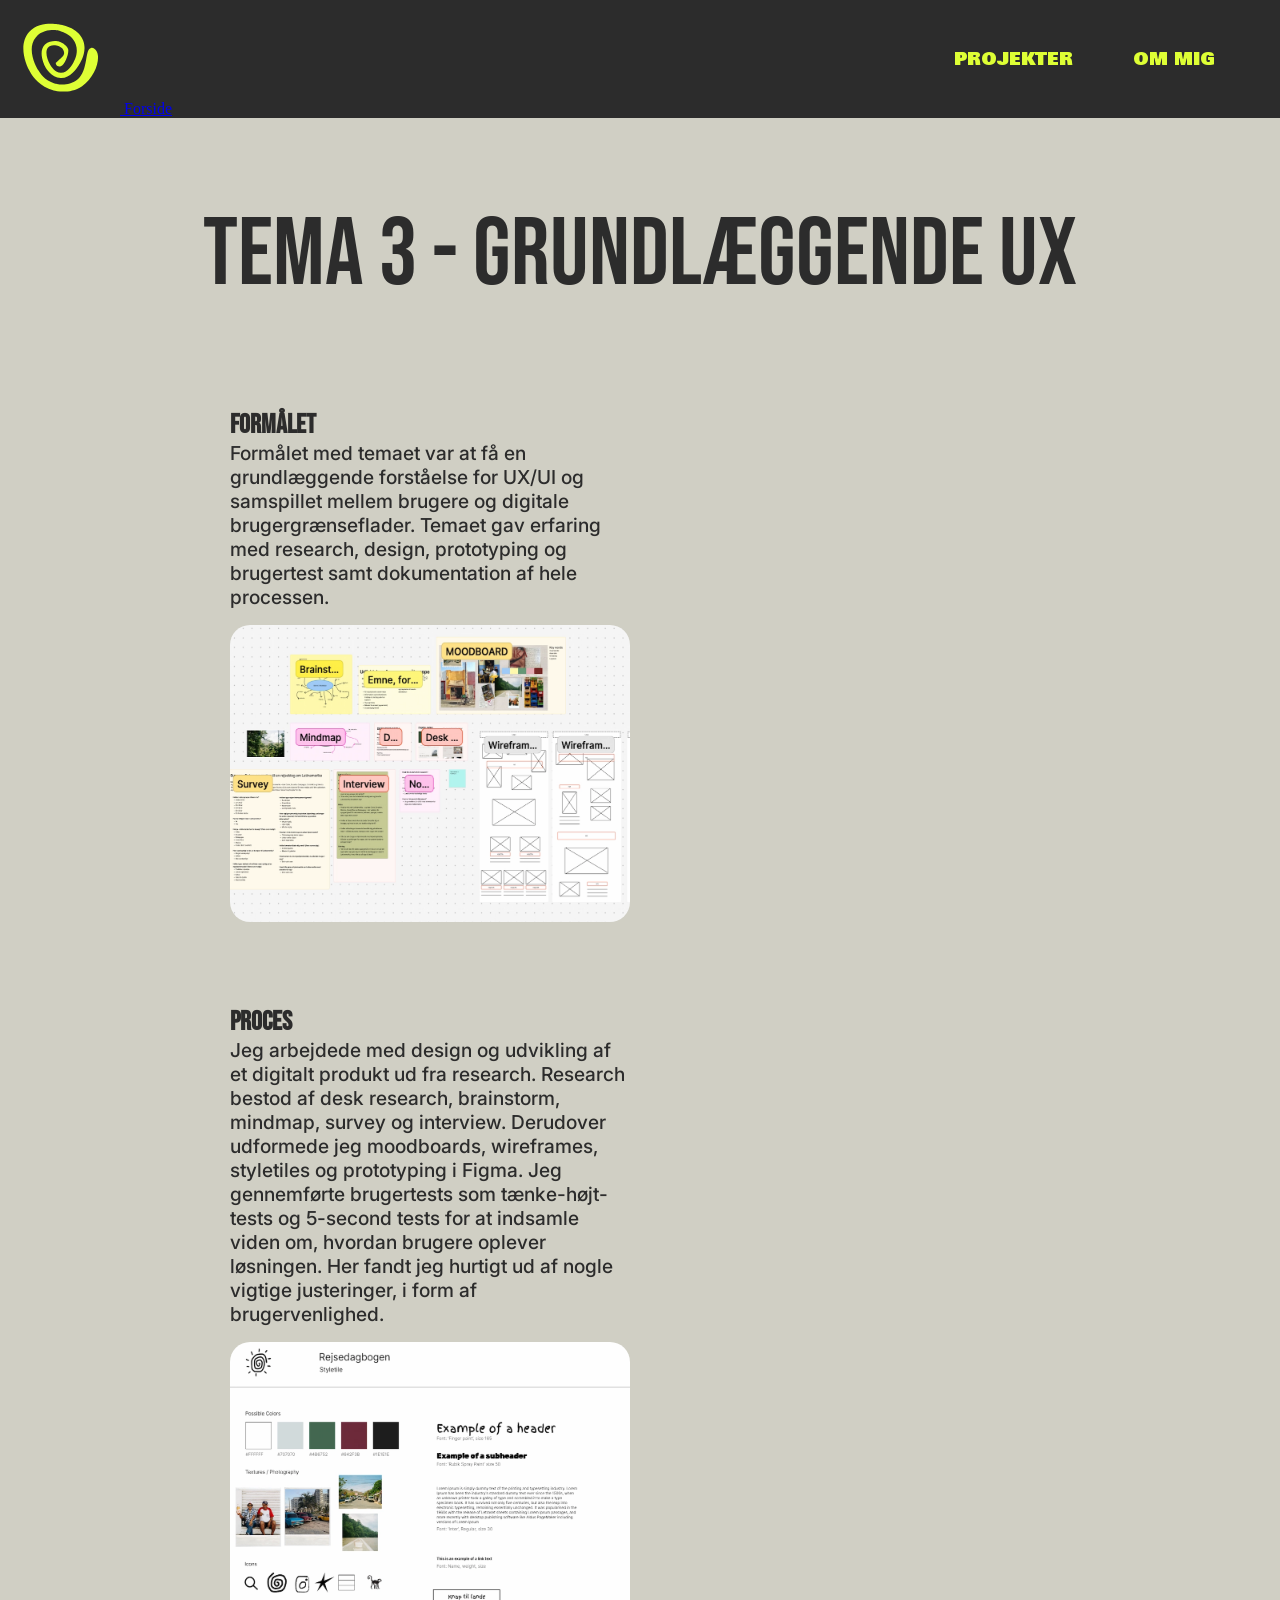
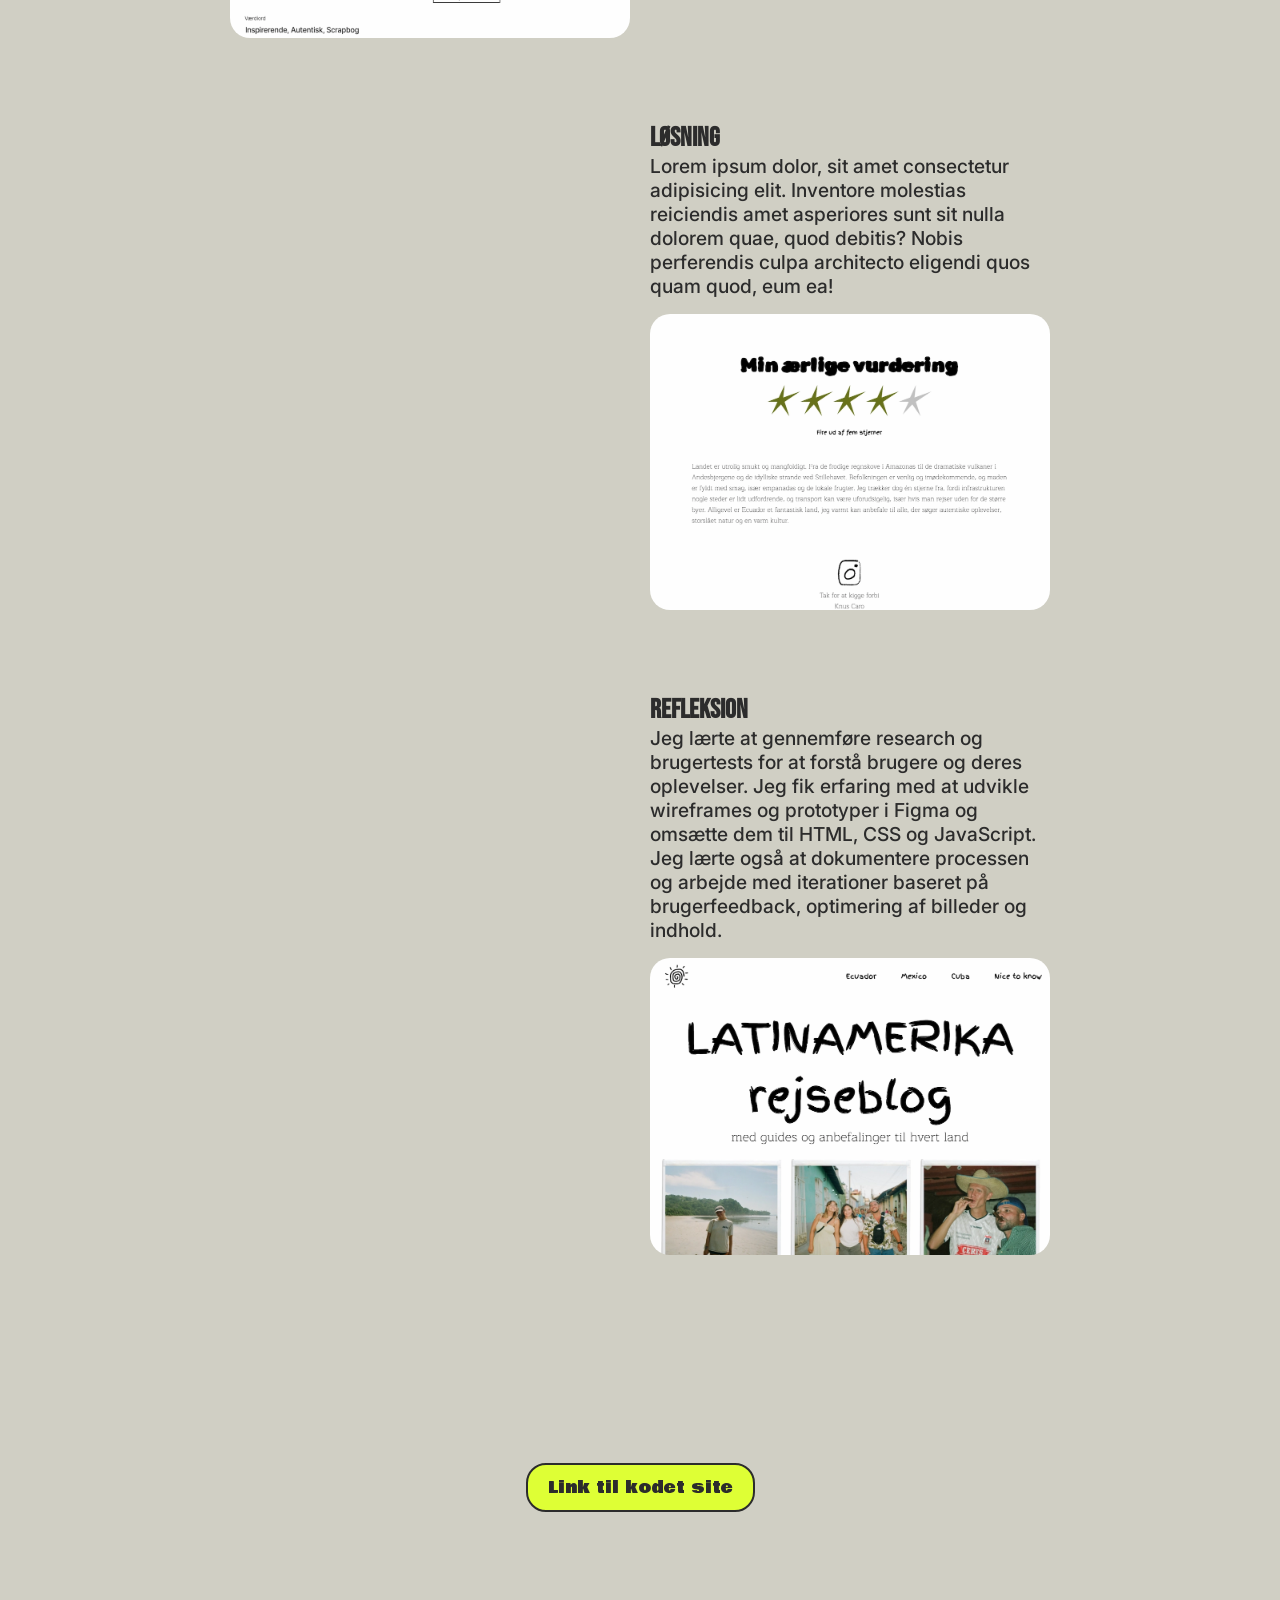
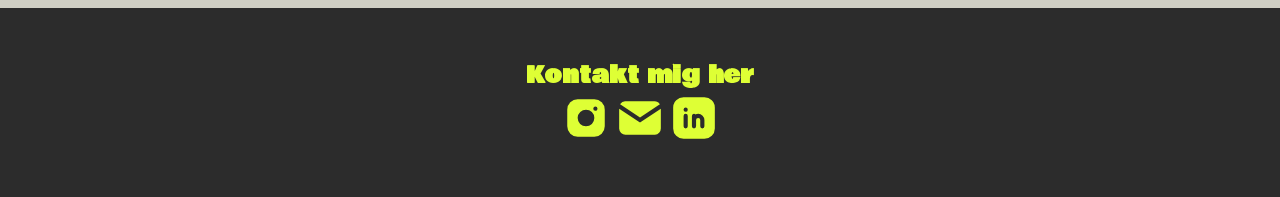
<file: tema_3.html>
<!DOCTYPE html>
<html lang="da">

<head>
    <meta name="robots" content="noindex">
    <meta charset="UTF-8">
    <meta name="viewport" content="width=device-width, initial-scale=1.0">
    <title>Tema 3</title>

    <link rel="stylesheet" href="generel.css">
    <link rel="stylesheet" href="layout.css">
    <link rel="stylesheet" href="style.css">

    <link rel="preconnect" href="https://fonts.googleapis.com">
    <link rel="preconnect" href="https://fonts.gstatic.com" crossorigin>
    <link href="https://fonts.googleapis.com/css2?family=Bebas+Neue&display=swap" rel="stylesheet">

    <link rel="preconnect" href="https://fonts.googleapis.com">
    <link rel="preconnect" href="https://fonts.gstatic.com" crossorigin>
    <link
        href="https://fonts.googleapis.com/css2?family=Inter:ital,opsz,wght@0,14..32,100..900;1,14..32,100..900&display=swap"
        rel="stylesheet">

    <link rel="preconnect" href="https://fonts.googleapis.com">
    <link rel="preconnect" href="https://fonts.gstatic.com" crossorigin>
    <link href="https://fonts.googleapis.com/css2?family=Bowlby+One&display=swap" rel="stylesheet">

    <link rel="icon" type="image/png" href="favikon.png">
</head>

<body>
    <header>
        <div class="logo" aria-label="Forside">
            <a href="index.html">
                <svg id="Layer_3" xmlns="http://www.w3.org/2000/svg" version="1.1" viewBox="0 0 136.2 126.37"
                    fill="currentColor">

                    <path class="st0"
                        d="M61.07,72.89c-.71.94.81,4.3,2.64,5.39s4.6.8,5.57.4c7.45-2.71,14.04-21.52,12.8-28.45-.97-5.4-9.56-12.35-16.09-13.77-2-.38-15.22-2.69-23.5,5.4-12.56,12.27-.6,35.6,0,36.73,1.23,2.33,10.38,19.61,26.74,20.26,16.04.64,26.47-15.2,30.52-21.34,2.74-4.15,15.49-23.51,7.56-43.21-9.03-22.43-37.15-26.14-43.75-27.01-5.73-.75-32.48-4.28-48.08,13.23-17.86,20.05-8,53.01,3.24,70.49,3.29,5.12,15.11,22.88,38.62,28.9,4.5,1.15,27.85,6.59,48.35-7.29,23.56-15.96,33.35-50.7,23.23-61.58-.44-.48-3.9-4.19-7.83-3.51-11.53,2-3.84,37.77-23.77,54.29-15.24,12.64-37.58,6.51-38.62,6.21-16.7-4.84-24.86-18.02-28.09-23.23-1.03-1.66-21.03-34.96-3.51-55.64,12.14-14.33,33.18-11.87,35.11-11.61,1.82.24,25.57,3.77,32.68,23.77,5.02,14.13-1.7,26.82-3.51,30.25-2.16,4.08-9.91,18.73-21.88,18.37-9.87-.3-16.13-10.63-18.37-14.31-5.42-8.94-9.36-24.26-2.43-29.71,1.07-.84,5.49-4.54,13.51-2.38,5,.97,7.51,3.26,9,4.32,1.08.77,6.14,7.05,2.87,12.12-2.3,3.57-12.15,11.75-13.02,12.91Z" />
                </svg>
                Forside</a>
        </div>
        <nav>
            <ul class="menu">
                <li><a href="projekter.html">PROJEKTER</a></li>
                <li><a href="om_mig.html">OM MIG</a></li>

            </ul>

            <button class="burger">
                <span class="line"></span>
                <span class="line"></span>
                <span class="line"></span>

            </button>

        </nav>
    </header>
    <main class="gap">
        <h1 class="tema_h1">Tema 3 - Grundlæggende UX</h1>

        <div class="tema_grid-1-1">

            <div class="left">
                <h2>Formålet</h2>
                <p>Formålet med temaet var at få en grundlæggende forståelse for UX/UI og samspillet mellem brugere og
                    digitale
                    brugergrænseflader. Temaet gav erfaring med research, design, prototyping og brugertest samt
                    dokumentation af hele
                    processen.
                </p>
                <img src="img/tema_3-3.webp" alt="Tema 3" class="tema">
            </div>

            <div class="left_2">
                <h2>Proces</h2>
                <p>Jeg arbejdede med design og udvikling af et digitalt produkt ud fra research. Research bestod af desk
                    research,
                    brainstorm, mindmap, survey og interview. Derudover udformede jeg moodboards, wireframes, styletiles
                    og prototyping i
                    Figma.
                    Jeg gennemførte brugertests som tænke-højt-tests og 5-second tests for at indsamle viden om, hvordan
                    brugere oplever
                    løsningen. Her fandt jeg hurtigt ud af nogle vigtige justeringer, i form af brugervenlighed.

                </p>
                <img src="img/tema_3-2.webp" alt="Tema 3" class="tema">
            </div>

            <div class="right">
                <h2>Løsning</h2>
                <p>Lorem ipsum dolor, sit amet consectetur adipisicing elit. Inventore molestias reiciendis amet
                    asperiores
                    sunt
                    sit nulla dolorem quae, quod debitis? Nobis perferendis culpa architecto eligendi quos quam quod,
                    eum
                    ea!
                </p>
                <img src="img/tema_3-1.webp" alt="Tema 3" class="tema">
            </div>

            <div class="right_2">
                <h2>Refleksion</h2>
                <p>Jeg lærte at gennemføre research og brugertests for at forstå brugere og deres oplevelser. Jeg fik
                    erfaring med at
                    udvikle wireframes og prototyper i Figma og omsætte dem til HTML, CSS og JavaScript. Jeg lærte også
                    at dokumentere
                    processen og arbejde med iterationer baseret på brugerfeedback, optimering af billeder og indhold.
                </p>
                <img src="img/tema_3.webp" alt="Tema 3" class="tema">
            </div>
        </div>
        <div class="center_knap">
            <a href="https://cali0003.github.io/Emnesite_rejseblog/" target="_blank" rel="noopener"
                class="knap_link">Link
                til
                kodet site</a>
        </div>
    </main>
    <footer>

        <h3>Kontakt mig her</h3>

        <a href="https://www.instagram.com/carolindqviist/" target="_blank" aria-label="Instagram">
            <svg xmlns="http://www.w3.org/2000/svg" width="24" height="24" viewBox="0 0 24 24" fill="currentColor"
                class="icon icon-tabler icons-tabler-filled icon-tabler-brand-instagram">
                <path stroke="none" d="M0 0h24v24H0z" fill="none" />
                <path
                    d="M16 3a5 5 0 0 1 5 5v8a5 5 0 0 1 -5 5h-8a5 5 0 0 1 -5 -5v-8a5 5 0 0 1 5 -5zm-4 5a4 4 0 0 0 -3.995 3.8l-.005 .2a4 4 0 1 0 4 -4m4.5 -1.5a1 1 0 0 0 -.993 .883l-.007 .127a1 1 0 0 0 1.993 .117l.007 -.127a1 1 0 0 0 -1 -1" />
            </svg>
        </a>
        <a href="mailto:carolinelindqvist12@gmail.com" target="_blank" aria-label="Mail">
            <svg xmlns="http://www.w3.org/2000/svg" width="24" height="24" viewBox="0 0 24 24" fill="currentColor"
                class="icon icon-tabler icons-tabler-filled icon-tabler-mail">
                <path stroke="none" d="M0 0h24v24H0z" fill="none" />
                <path
                    d="M22 7.535v9.465a3 3 0 0 1 -2.824 2.995l-.176 .005h-14a3 3 0 0 1 -2.995 -2.824l-.005 -.176v-9.465l9.445 6.297l.116 .066a1 1 0 0 0 .878 0l.116 -.066l9.445 -6.297z" />
                <path
                    d="M19 4c1.08 0 2.027 .57 2.555 1.427l-9.555 6.37l-9.555 -6.37a2.999 2.999 0 0 1 2.354 -1.42l.201 -.007h14z" />
            </svg>
        </a>
        <a href="https://www.linkedin.com/in/caroline-lindqvist-05400b3a5/" target="_blank" aria-label="Linkedin">
            <svg xmlns="http://www.w3.org/2000/svg" width="24" height="24" viewBox="0 0 24 24" fill="currentColor"
                class="icon icon-tabler icons-tabler-filled icon-tabler-brand-linkedin">
                <path stroke="none" d="M0 0h24v24H0z" fill="none" />
                <path
                    d="M17 2a5 5 0 0 1 5 5v10a5 5 0 0 1 -5 5h-10a5 5 0 0 1 -5 -5v-10a5 5 0 0 1 5 -5zm-9 8a1 1 0 0 0 -1 1v5a1 1 0 0 0 2 0v-5a1 1 0 0 0 -1 -1m6 0a3 3 0 0 0 -1.168 .236l-.125 .057a1 1 0 0 0 -1.707 .707v5a1 1 0 0 0 2 0v-3a1 1 0 0 1 2 0v3a1 1 0 0 0 2 0v-3a3 3 0 0 0 -3 -3m-6 -3a1 1 0 0 0 -.993 .883l-.007 .127a1 1 0 0 0 1.993 .117l.007 -.127a1 1 0 0 0 -1 -1" />
            </svg>
        </a>
    </footer>
    <script src="menu.js"></script>
</body>

</html>
</file>
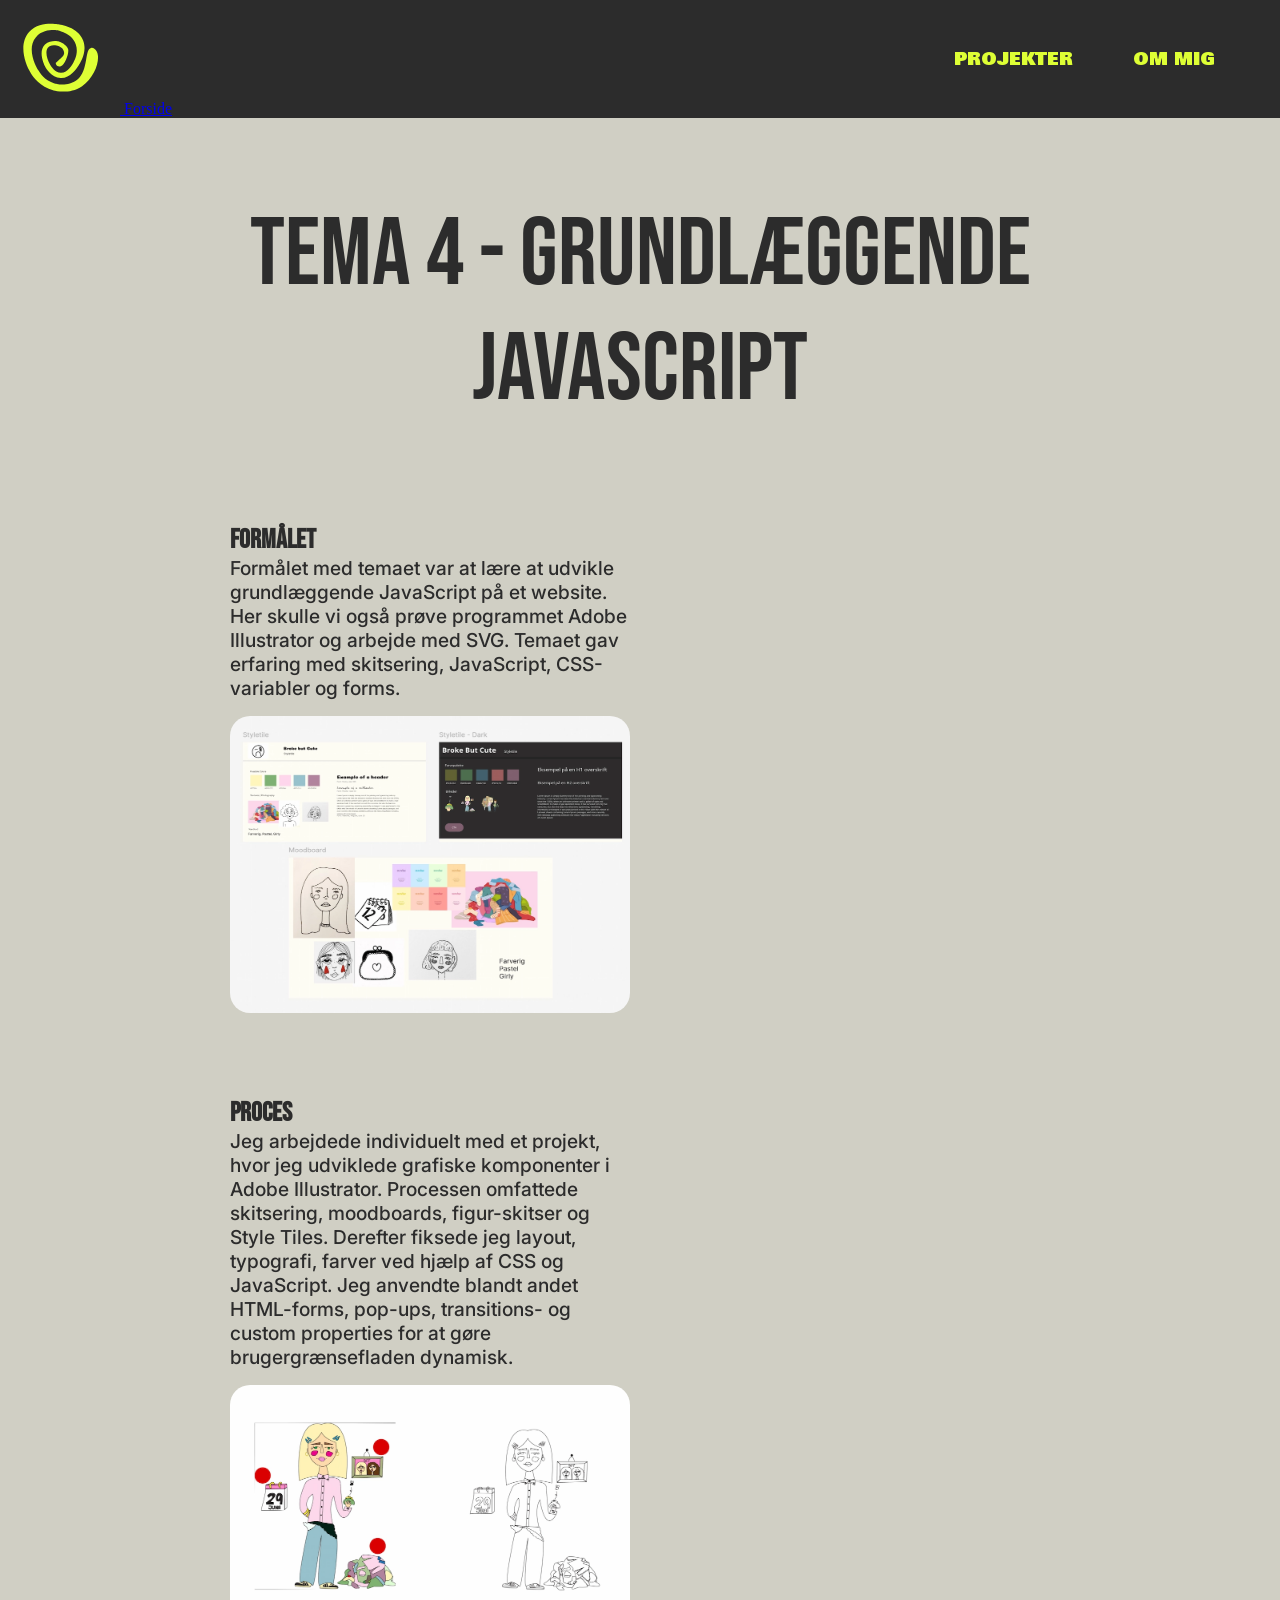
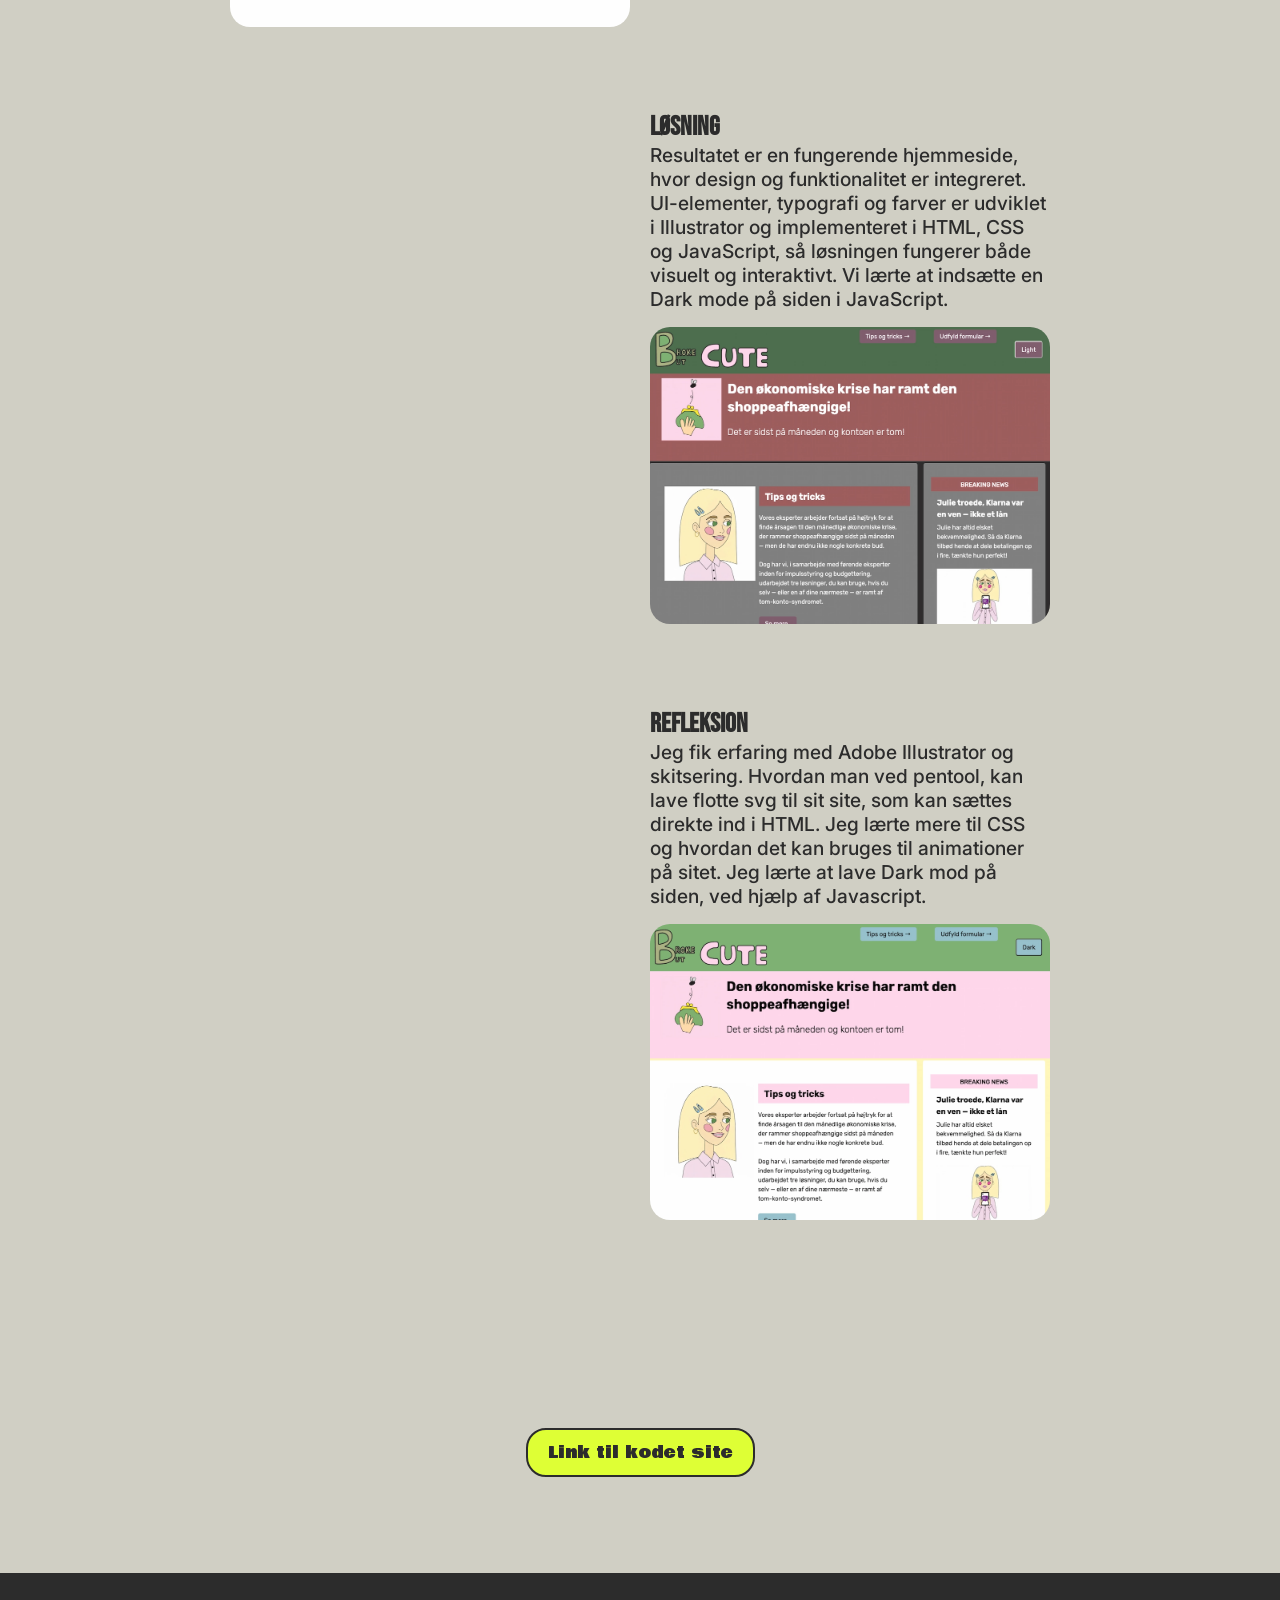
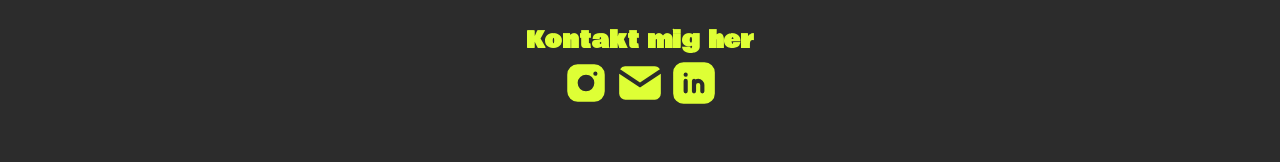
<file: tema_4.html>
<!DOCTYPE html>
<html lang="da">

<head>
    <meta name="robots" content="noindex">
    <meta charset="UTF-8">
    <meta name="viewport" content="width=device-width, initial-scale=1.0">
    <title>Tema 4</title>

    <link rel="stylesheet" href="generel.css">
    <link rel="stylesheet" href="layout.css">
    <link rel="stylesheet" href="style.css">

    <link rel="preconnect" href="https://fonts.googleapis.com">
    <link rel="preconnect" href="https://fonts.gstatic.com" crossorigin>
    <link href="https://fonts.googleapis.com/css2?family=Bebas+Neue&display=swap" rel="stylesheet">

    <link rel="preconnect" href="https://fonts.googleapis.com">
    <link rel="preconnect" href="https://fonts.gstatic.com" crossorigin>
    <link
        href="https://fonts.googleapis.com/css2?family=Inter:ital,opsz,wght@0,14..32,100..900;1,14..32,100..900&display=swap"
        rel="stylesheet">

    <link rel="preconnect" href="https://fonts.googleapis.com">
    <link rel="preconnect" href="https://fonts.gstatic.com" crossorigin>
    <link href="https://fonts.googleapis.com/css2?family=Bowlby+One&display=swap" rel="stylesheet">

    <link rel="icon" type="image/png" href="favikon.png">
</head>

<body>
    <header>
        <div class="logo" aria-label="Forside">
            <a href="index.html">
                <svg id="Layer_3" xmlns="http://www.w3.org/2000/svg" version="1.1" viewBox="0 0 136.2 126.37"
                    fill="currentColor">

                    <path class="st0"
                        d="M61.07,72.89c-.71.94.81,4.3,2.64,5.39s4.6.8,5.57.4c7.45-2.71,14.04-21.52,12.8-28.45-.97-5.4-9.56-12.35-16.09-13.77-2-.38-15.22-2.69-23.5,5.4-12.56,12.27-.6,35.6,0,36.73,1.23,2.33,10.38,19.61,26.74,20.26,16.04.64,26.47-15.2,30.52-21.34,2.74-4.15,15.49-23.51,7.56-43.21-9.03-22.43-37.15-26.14-43.75-27.01-5.73-.75-32.48-4.28-48.08,13.23-17.86,20.05-8,53.01,3.24,70.49,3.29,5.12,15.11,22.88,38.62,28.9,4.5,1.15,27.85,6.59,48.35-7.29,23.56-15.96,33.35-50.7,23.23-61.58-.44-.48-3.9-4.19-7.83-3.51-11.53,2-3.84,37.77-23.77,54.29-15.24,12.64-37.58,6.51-38.62,6.21-16.7-4.84-24.86-18.02-28.09-23.23-1.03-1.66-21.03-34.96-3.51-55.64,12.14-14.33,33.18-11.87,35.11-11.61,1.82.24,25.57,3.77,32.68,23.77,5.02,14.13-1.7,26.82-3.51,30.25-2.16,4.08-9.91,18.73-21.88,18.37-9.87-.3-16.13-10.63-18.37-14.31-5.42-8.94-9.36-24.26-2.43-29.71,1.07-.84,5.49-4.54,13.51-2.38,5,.97,7.51,3.26,9,4.32,1.08.77,6.14,7.05,2.87,12.12-2.3,3.57-12.15,11.75-13.02,12.91Z" />
                </svg>
                Forside</a>
        </div>
        <nav>
            <ul class="menu">
                <li><a href="projekter.html">PROJEKTER</a></li>
                <li><a href="om_mig.html">OM MIG</a></li>

            </ul>

            <button class="burger">
                <span class="line"></span>
                <span class="line"></span>
                <span class="line"></span>

            </button>

        </nav>
    </header>
    <main class="gap">
        <h1 class="tema_h1">Tema 4 - Grundlæggende JavaScript</h1>


        <div class="tema_grid-1-1">

            <div class="left">
                <h2>Formålet</h2>
                <p>Formålet med temaet var at lære at udvikle grundlæggende JavaScript på et website. Her skulle vi også
                    prøve programmet
                    Adobe Illustrator og arbejde med SVG. Temaet gav erfaring med skitsering, JavaScript, CSS-variabler
                    og forms.
                </p>
                <img src="img/tema_4-2.webp" alt="Tema 4" class="tema">
            </div>

            <div class="left_2">
                <h2>Proces</h2>
                <p>Jeg arbejdede individuelt med et projekt, hvor jeg udviklede grafiske komponenter i Adobe
                    Illustrator. Processen
                    omfattede skitsering, moodboards, figur-skitser og Style Tiles.
                    Derefter fiksede jeg layout, typografi, farver ved hjælp af CSS og JavaScript. Jeg anvendte blandt
                    andet HTML-forms,
                    pop-ups, transitions- og custom properties for at gøre brugergrænsefladen dynamisk.

                </p>
                <img src="img/tema_4-3.webp" alt="Tema 4" class="tema">
            </div>

            <div class="right">
                <h2>Løsning</h2>
                <p>Resultatet er en fungerende hjemmeside, hvor design og funktionalitet er integreret. UI-elementer,
                    typografi og farver
                    er udviklet i Illustrator og implementeret i HTML, CSS og JavaScript, så løsningen fungerer både
                    visuelt og interaktivt.
                    Vi lærte at indsætte en Dark mode på siden i JavaScript.
                </p>
                <img src="img/tema_4-1.webp" alt="Tema 4" class="tema">
            </div>
            <div class="right_2">
                <h2>Refleksion</h2>
                <p>Jeg fik erfaring med Adobe Illustrator og skitsering. Hvordan man ved pentool, kan lave flotte svg
                    til sit site, som kan
                    sættes direkte ind i HTML. Jeg lærte mere til CSS og hvordan det kan bruges til animationer på
                    sitet. Jeg lærte at lave
                    Dark mod på siden, ved hjælp af Javascript.
                </p>
                <img src="img/tema_4.webp" alt="Tema 4" class="tema">
            </div>
        </div>
        <div class="center_knap">
            <a href="https://cali0003.github.io/broke_but_cute/" target="_blank" rel="noopener" class="knap_link">Link
                til
                kodet site</a>
        </div>
    </main>
    <footer>

        <h3>Kontakt mig her</h3>

        <a href="https://www.instagram.com/carolindqviist/" target="_blank" aria-label="Instagram">
            <svg xmlns="http://www.w3.org/2000/svg" width="24" height="24" viewBox="0 0 24 24" fill="currentColor"
                class="icon icon-tabler icons-tabler-filled icon-tabler-brand-instagram">
                <path stroke="none" d="M0 0h24v24H0z" fill="none" />
                <path
                    d="M16 3a5 5 0 0 1 5 5v8a5 5 0 0 1 -5 5h-8a5 5 0 0 1 -5 -5v-8a5 5 0 0 1 5 -5zm-4 5a4 4 0 0 0 -3.995 3.8l-.005 .2a4 4 0 1 0 4 -4m4.5 -1.5a1 1 0 0 0 -.993 .883l-.007 .127a1 1 0 0 0 1.993 .117l.007 -.127a1 1 0 0 0 -1 -1" />
            </svg>
        </a>
        <a href="mailto:carolinelindqvist12@gmail.com" target="_blank" aria-label="Mail">
            <svg xmlns="http://www.w3.org/2000/svg" width="24" height="24" viewBox="0 0 24 24" fill="currentColor"
                class="icon icon-tabler icons-tabler-filled icon-tabler-mail">
                <path stroke="none" d="M0 0h24v24H0z" fill="none" />
                <path
                    d="M22 7.535v9.465a3 3 0 0 1 -2.824 2.995l-.176 .005h-14a3 3 0 0 1 -2.995 -2.824l-.005 -.176v-9.465l9.445 6.297l.116 .066a1 1 0 0 0 .878 0l.116 -.066l9.445 -6.297z" />
                <path
                    d="M19 4c1.08 0 2.027 .57 2.555 1.427l-9.555 6.37l-9.555 -6.37a2.999 2.999 0 0 1 2.354 -1.42l.201 -.007h14z" />
            </svg>
        </a>
        <a href="https://www.linkedin.com/in/caroline-lindqvist-05400b3a5/" target="_blank" aria-label="Linkedin">
            <svg xmlns="http://www.w3.org/2000/svg" width="24" height="24" viewBox="0 0 24 24" fill="currentColor"
                class="icon icon-tabler icons-tabler-filled icon-tabler-brand-linkedin">
                <path stroke="none" d="M0 0h24v24H0z" fill="none" />
                <path
                    d="M17 2a5 5 0 0 1 5 5v10a5 5 0 0 1 -5 5h-10a5 5 0 0 1 -5 -5v-10a5 5 0 0 1 5 -5zm-9 8a1 1 0 0 0 -1 1v5a1 1 0 0 0 2 0v-5a1 1 0 0 0 -1 -1m6 0a3 3 0 0 0 -1.168 .236l-.125 .057a1 1 0 0 0 -1.707 .707v5a1 1 0 0 0 2 0v-3a1 1 0 0 1 2 0v3a1 1 0 0 0 2 0v-3a3 3 0 0 0 -3 -3m-6 -3a1 1 0 0 0 -.993 .883l-.007 .127a1 1 0 0 0 1.993 .117l.007 -.127a1 1 0 0 0 -1 -1" />
            </svg>
        </a>
    </footer>
    <script src="menu.js"></script>
</body>

</html>
</file>
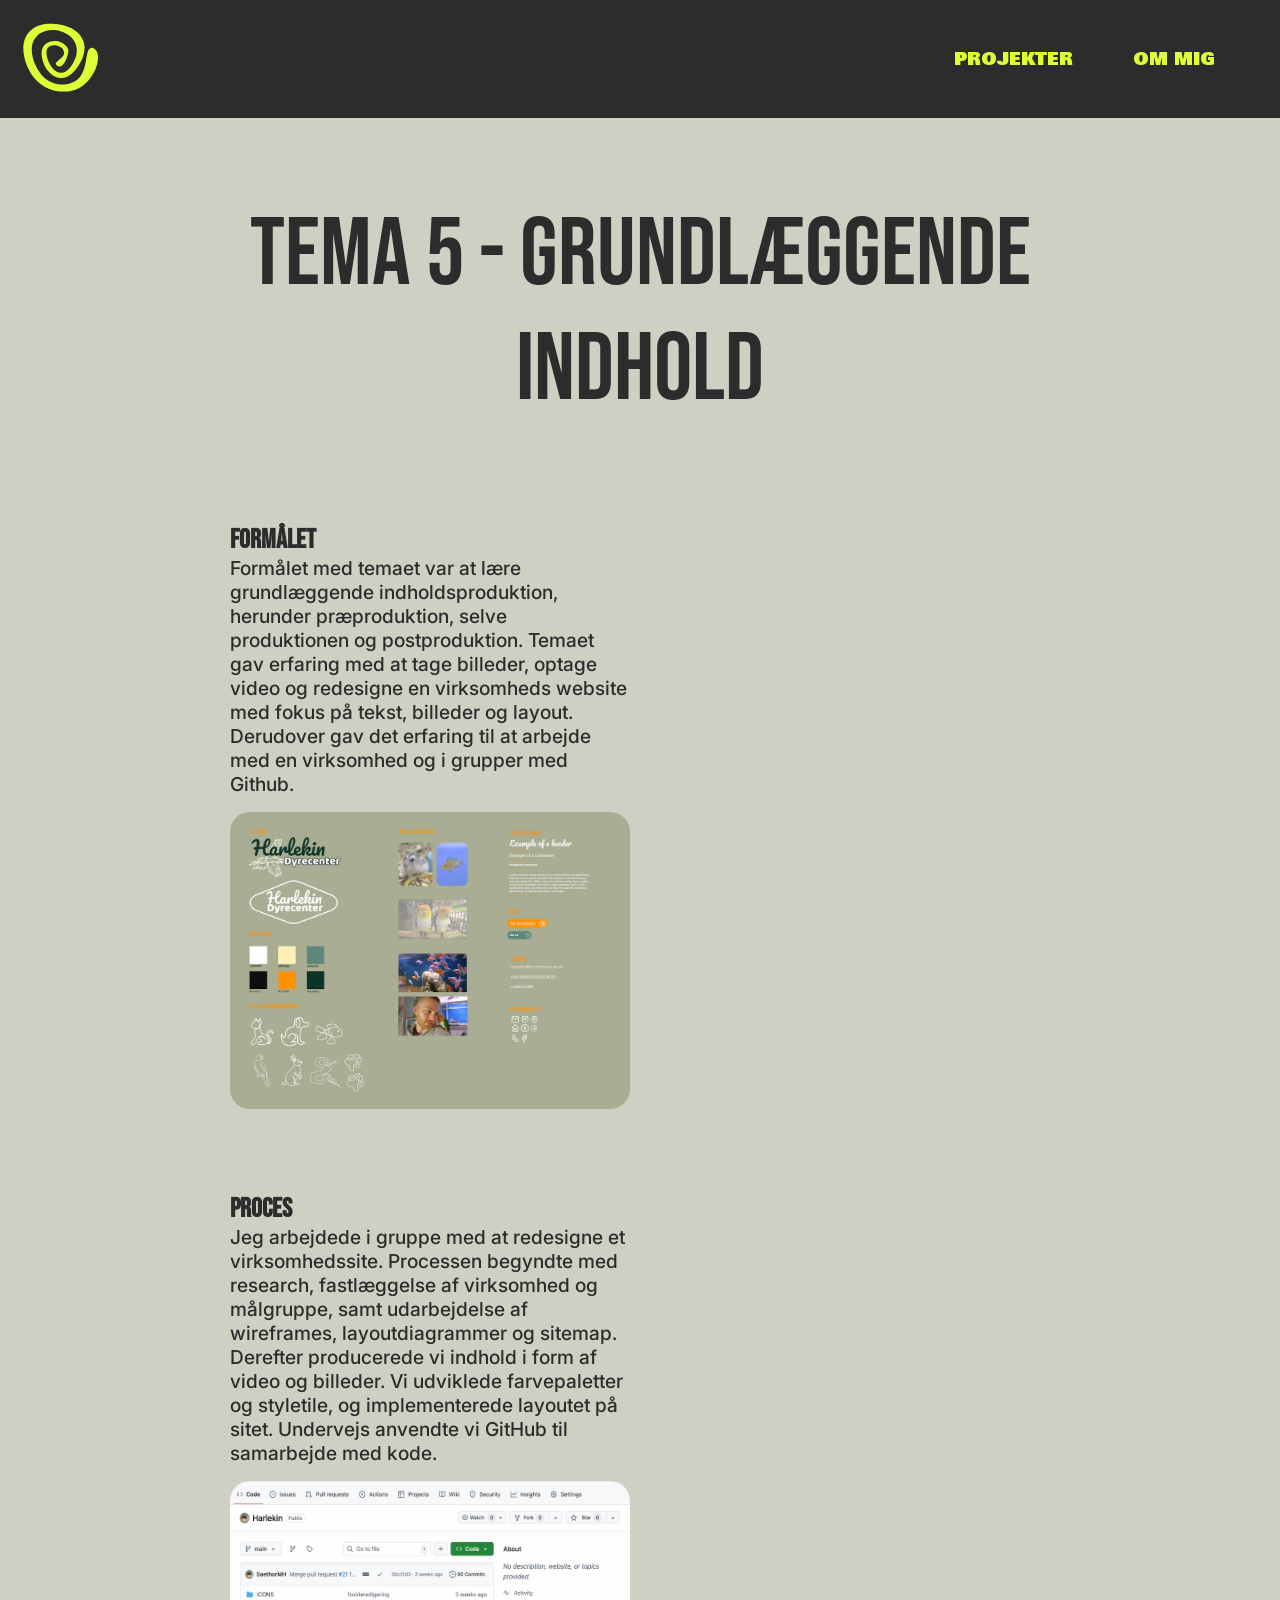
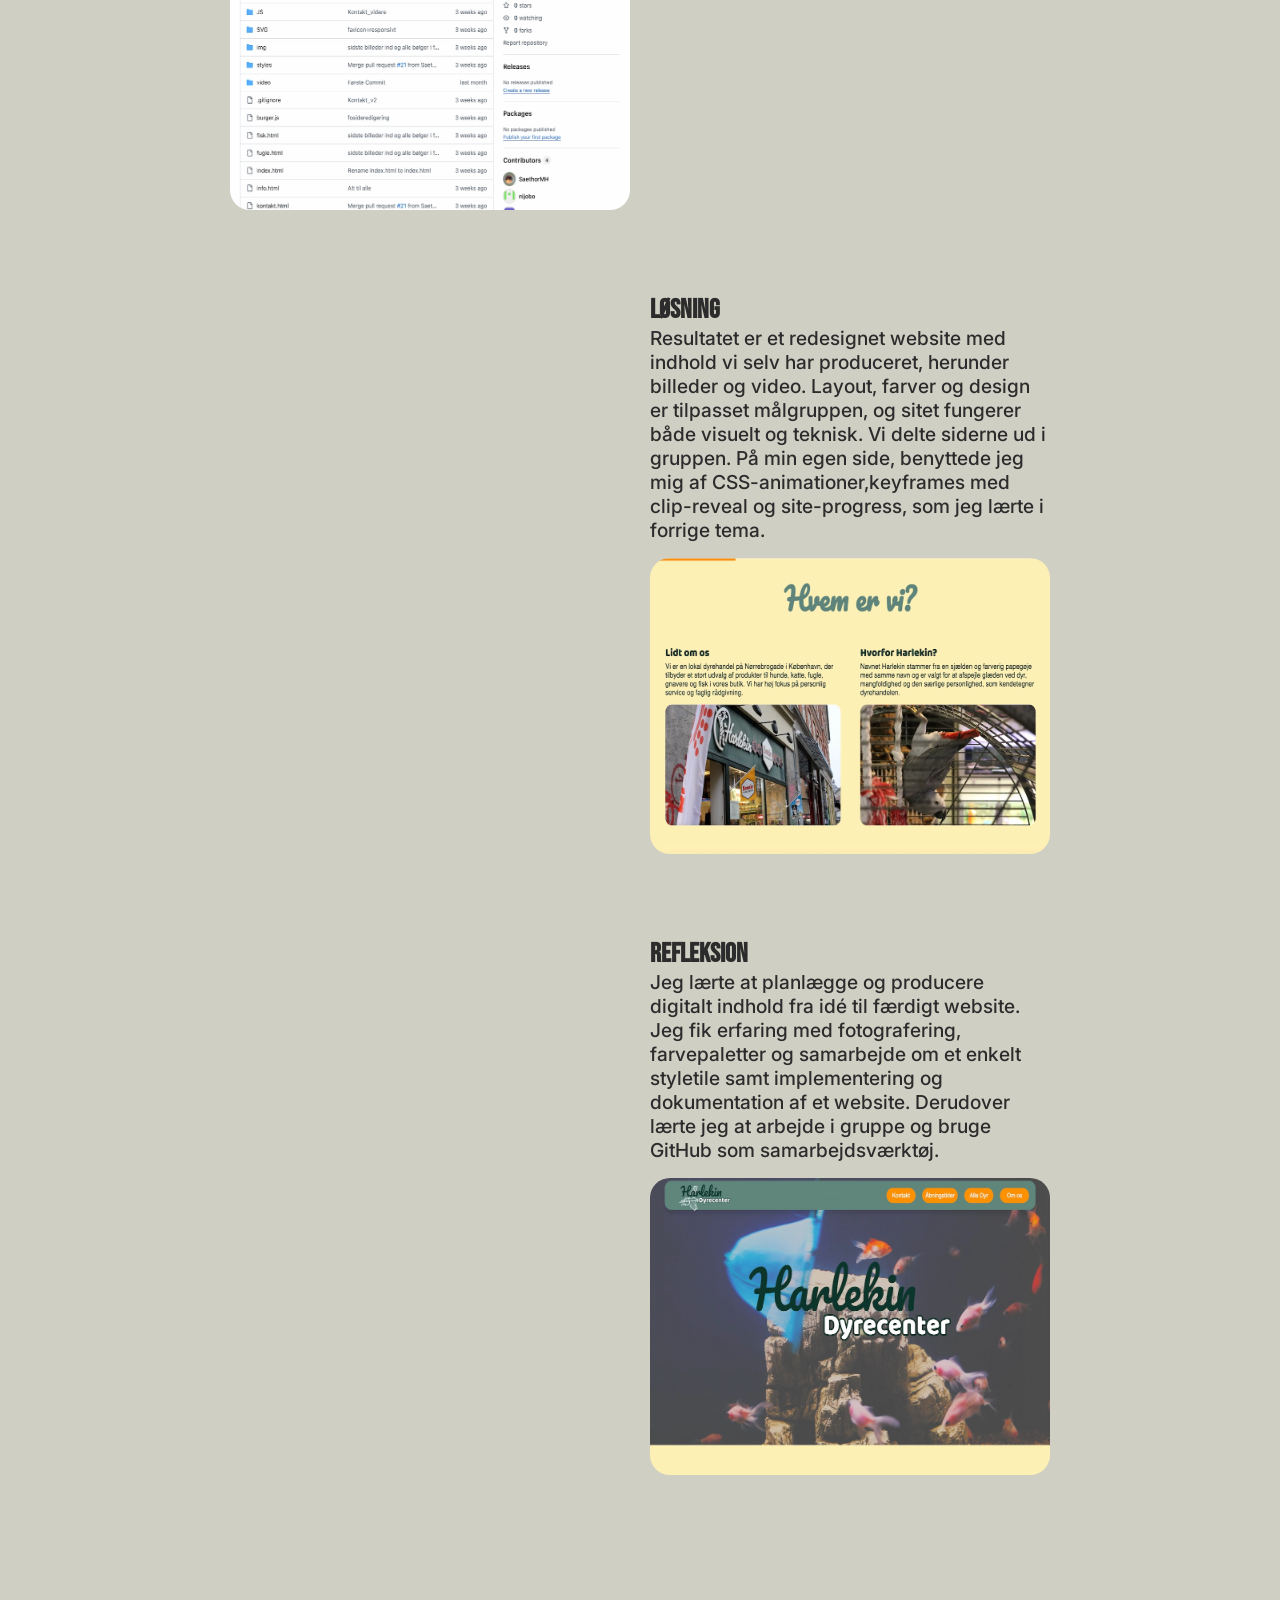
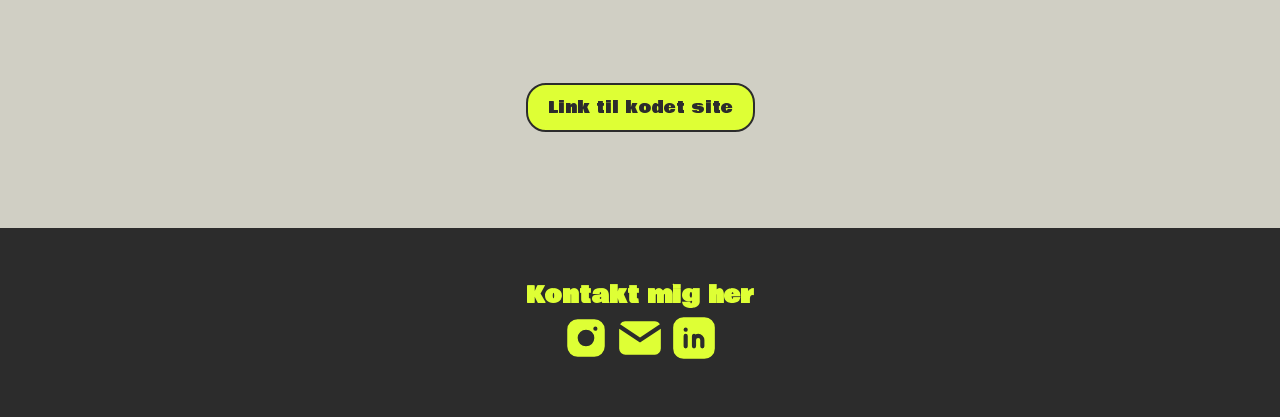
<file: tema_5.html>
<!DOCTYPE html>
<html lang="da">

<head>
    <meta name="robots" content="noindex">
    <meta charset="UTF-8">
    <meta name="viewport" content="width=device-width, initial-scale=1.0">
    <title>Tema 5</title>

    <link rel="stylesheet" href="generel.css">
    <link rel="stylesheet" href="layout.css">
    <link rel="stylesheet" href="style.css">

    <link rel="preconnect" href="https://fonts.googleapis.com">
    <link rel="preconnect" href="https://fonts.gstatic.com" crossorigin>
    <link href="https://fonts.googleapis.com/css2?family=Bebas+Neue&display=swap" rel="stylesheet">

    <link rel="preconnect" href="https://fonts.googleapis.com">
    <link rel="preconnect" href="https://fonts.gstatic.com" crossorigin>
    <link
        href="https://fonts.googleapis.com/css2?family=Inter:ital,opsz,wght@0,14..32,100..900;1,14..32,100..900&display=swap"
        rel="stylesheet">

    <link rel="preconnect" href="https://fonts.googleapis.com">
    <link rel="preconnect" href="https://fonts.gstatic.com" crossorigin>
    <link href="https://fonts.googleapis.com/css2?family=Bowlby+One&display=swap" rel="stylesheet">

    <link rel="icon" type="image/png" href="favikon.png">
</head>

<body>
    <header>
        <div class="logo" aria-label="Forside">
            <a href="index.html">
                <svg id="Layer_3" xmlns="http://www.w3.org/2000/svg" version="1.1" viewBox="0 0 136.2 126.37"
                    fill="currentColor">

                    <path class="st0"
                        d="M61.07,72.89c-.71.94.81,4.3,2.64,5.39s4.6.8,5.57.4c7.45-2.71,14.04-21.52,12.8-28.45-.97-5.4-9.56-12.35-16.09-13.77-2-.38-15.22-2.69-23.5,5.4-12.56,12.27-.6,35.6,0,36.73,1.23,2.33,10.38,19.61,26.74,20.26,16.04.64,26.47-15.2,30.52-21.34,2.74-4.15,15.49-23.51,7.56-43.21-9.03-22.43-37.15-26.14-43.75-27.01-5.73-.75-32.48-4.28-48.08,13.23-17.86,20.05-8,53.01,3.24,70.49,3.29,5.12,15.11,22.88,38.62,28.9,4.5,1.15,27.85,6.59,48.35-7.29,23.56-15.96,33.35-50.7,23.23-61.58-.44-.48-3.9-4.19-7.83-3.51-11.53,2-3.84,37.77-23.77,54.29-15.24,12.64-37.58,6.51-38.62,6.21-16.7-4.84-24.86-18.02-28.09-23.23-1.03-1.66-21.03-34.96-3.51-55.64,12.14-14.33,33.18-11.87,35.11-11.61,1.82.24,25.57,3.77,32.68,23.77,5.02,14.13-1.7,26.82-3.51,30.25-2.16,4.08-9.91,18.73-21.88,18.37-9.87-.3-16.13-10.63-18.37-14.31-5.42-8.94-9.36-24.26-2.43-29.71,1.07-.84,5.49-4.54,13.51-2.38,5,.97,7.51,3.26,9,4.32,1.08.77,6.14,7.05,2.87,12.12-2.3,3.57-12.15,11.75-13.02,12.91Z" />
                </svg>
            </a>
        </div>
        <nav>
            <ul class="menu">
                <li><a href="projekter.html">PROJEKTER</a></li>
                <li><a href="om_mig.html">OM MIG</a></li>

            </ul>

            <button class="burger">
                <span class="line"></span>
                <span class="line"></span>
                <span class="line"></span>

            </button>

        </nav>
    </header>
    <main class="gap">
        <h1 class="tema_h1">Tema 5 - Grundlæggende indhold</h1>

        <div class="tema_grid-1-1">
            <div class="left">
                <h2>Formålet</h2>
                <p>Formålet med temaet var at lære grundlæggende indholdsproduktion, herunder præproduktion, selve
                    produktionen og
                    postproduktion. Temaet gav erfaring med at tage billeder, optage video og redesigne en virksomheds
                    website med fokus på
                    tekst, billeder og layout. Derudover gav det erfaring til at arbejde med en virksomhed og i grupper
                    med Github.
                </p>
                <img src="img/tema_5-1.webp" alt="Tema 5" class="tema">
            </div>

            <div class="left_2">
                <h2>Proces</h2>
                <p>Jeg arbejdede i gruppe med at redesigne et virksomhedssite. Processen begyndte med research,
                    fastlæggelse af virksomhed
                    og målgruppe, samt udarbejdelse af wireframes, layoutdiagrammer og sitemap. Derefter producerede vi
                    indhold i form af
                    video og billeder. Vi udviklede farvepaletter og styletile, og implementerede layoutet på sitet.
                    Undervejs anvendte vi
                    GitHub til samarbejde med kode.
                </p>
                <img src="img/tema_5-3.webp" alt="Tema 5" class="tema">
            </div>

            <div class="right">
                <h2>Løsning</h2>
                <p>Resultatet er et redesignet website med indhold vi selv har produceret, herunder billeder og video.
                    Layout, farver og
                    design er tilpasset målgruppen, og sitet fungerer både visuelt og teknisk. Vi delte siderne ud i
                    gruppen. På min egen side, benyttede jeg mig af CSS-animationer,keyframes med clip-reveal og
                    site-progress, som jeg lærte i forrige tema.
                </p>
                <img src="img/tema_5-2.webp" alt="Tema 5" class="tema">
            </div>


            <div class="right_2">
                <h2>Refleksion</h2>
                <p>Jeg lærte at planlægge og producere digitalt indhold fra idé til færdigt website. Jeg fik erfaring
                    med fotografering,
                    farvepaletter og samarbejde om et enkelt styletile samt implementering og dokumentation af et
                    website. Derudover lærte
                    jeg at arbejde i gruppe og bruge GitHub som samarbejdsværktøj.
                </p>
                <img src="img/tema_5.webp" alt="Tema 5" class="tema">
            </div>
        </div>
        <div class="center_knap">
            <a href="https://saethormh.github.io/Harlekin/?fbclid=IwY2xjawOvd7VleHRuA2FlbQIxMABicmlkETFxcHI4cXV2ZktBRlZsckp6c3J0YwZhcHBfaWQQMjIyMDM5MTc4ODIwMDg5MgABHg6qHXYqWYIOuK0YIV-Yv27Iei-3WENzous4HhxRtAvu_ePfKzWDJBLQnnFe_aem_N4y9uFQSlR2K_ROolxpc3g"
                target="_blank" rel="noopener" class="knap_link">Link
                til
                kodet site</a>
        </div>
    </main>
    <footer>

        <h3>Kontakt mig her</h3>

        <a href="https://www.instagram.com/carolindqviist/" target="_blank" aria-label="Instagram">
            <svg xmlns="http://www.w3.org/2000/svg" width="24" height="24" viewBox="0 0 24 24" fill="currentColor"
                class="icon icon-tabler icons-tabler-filled icon-tabler-brand-instagram">
                <path stroke="none" d="M0 0h24v24H0z" fill="none" />
                <path
                    d="M16 3a5 5 0 0 1 5 5v8a5 5 0 0 1 -5 5h-8a5 5 0 0 1 -5 -5v-8a5 5 0 0 1 5 -5zm-4 5a4 4 0 0 0 -3.995 3.8l-.005 .2a4 4 0 1 0 4 -4m4.5 -1.5a1 1 0 0 0 -.993 .883l-.007 .127a1 1 0 0 0 1.993 .117l.007 -.127a1 1 0 0 0 -1 -1" />
            </svg>
        </a>
        <a href="mailto:carolinelindqvist12@gmail.com" target="_blank" aria-label="Mail">
            <svg xmlns="http://www.w3.org/2000/svg" width="24" height="24" viewBox="0 0 24 24" fill="currentColor"
                class="icon icon-tabler icons-tabler-filled icon-tabler-mail">
                <path stroke="none" d="M0 0h24v24H0z" fill="none" />
                <path
                    d="M22 7.535v9.465a3 3 0 0 1 -2.824 2.995l-.176 .005h-14a3 3 0 0 1 -2.995 -2.824l-.005 -.176v-9.465l9.445 6.297l.116 .066a1 1 0 0 0 .878 0l.116 -.066l9.445 -6.297z" />
                <path
                    d="M19 4c1.08 0 2.027 .57 2.555 1.427l-9.555 6.37l-9.555 -6.37a2.999 2.999 0 0 1 2.354 -1.42l.201 -.007h14z" />
            </svg>
        </a>
        <a href="https://www.linkedin.com/in/caroline-lindqvist-05400b3a5/" target="_blank" aria-label="Linkedin">
            <svg xmlns="http://www.w3.org/2000/svg" width="24" height="24" viewBox="0 0 24 24" fill="currentColor"
                class="icon icon-tabler icons-tabler-filled icon-tabler-brand-linkedin">
                <path stroke="none" d="M0 0h24v24H0z" fill="none" />
                <path
                    d="M17 2a5 5 0 0 1 5 5v10a5 5 0 0 1 -5 5h-10a5 5 0 0 1 -5 -5v-10a5 5 0 0 1 5 -5zm-9 8a1 1 0 0 0 -1 1v5a1 1 0 0 0 2 0v-5a1 1 0 0 0 -1 -1m6 0a3 3 0 0 0 -1.168 .236l-.125 .057a1 1 0 0 0 -1.707 .707v5a1 1 0 0 0 2 0v-3a1 1 0 0 1 2 0v3a1 1 0 0 0 2 0v-3a3 3 0 0 0 -3 -3m-6 -3a1 1 0 0 0 -.993 .883l-.007 .127a1 1 0 0 0 1.993 .117l.007 -.127a1 1 0 0 0 -1 -1" />
            </svg>
        </a>
    </footer>
    <script src="menu.js"></script>
</body>

</html>
</file>
<file: generel.css>
/*************** Reset *********************/
* {
  margin: 0;
  padding: 0;
  box-sizing: border-box;
}

img {
  width: 100%;
  height: auto;
  display: block;
}

/************ Farver **************/
html {
  --dark-grey: #2c2c2c;
  --light-grey: #a3a398;
  --creme: #d0cfc4;
  --neon: #deff35;
}
/************ Fonts **************/
.bebas-neue-regular {
  font-family: "Bebas Neue", sans-serif;
  font-weight: 100;
  font-style: normal;
}

.bowlby-one-regular {
  font-family: "Bowlby One", sans-serif;
  font-weight: 400;
  font-style: normal;
}

.inter {
  font-family: "Inter", sans-serif;
  font-style: normal;
}

/*********** h1 h2 h3 p ************/
h1 {
  font-family: "Bebas Neue", sans-serif;
  font-size: 6.5rem;
  font-weight: 100;
  color: var(--dark-grey);
  text-align: center;
}

h2 {
  font-size: 1.7rem;
  font-family: "Bebas Neue", sans-serif;
  color: var(--dark-grey);
}
h3 {
  font-size: 1.4rem;
  font-family: "Bowlby One", sans-serif;
  color: var(--neon);
}

h4 {
  font-size: 1.2rem;
  font-family: "Bebas Neue", sans-serif;
  color: var(--dark-grey);
}

p {
  font-family: "Inter", sans-serif;
  font-weight: 500;
  font-size: 1.2rem;
  color: var(--dark-grey);
}

/**************** Baggrundsfarve ******************/
body {
  background-color: var(--creme);
}

/**************** gap i siderne ******************/

.gap {
  margin: 0;
  padding: 3rem;
}

@media (min-width: 840px) {
  .gap {
    padding: 5rem;
    margin-left: 5rem;
    margin-right: 5rem;
  }
}

/**************** Menu desktop ******************/
.logo img {
  width: 100px;
  height: 100px;
  border-style: none;
  margin-left: 20px;
}

.logo svg {
  color: var(--neon);
  width: 120px;
  height: auto;
  padding: 20px;
}

header {
  position: sticky;
  top: 0; /* sidder i toppen af viewport */
  z-index: 1000; /* sørger for, at den ligger ovenpå alt andet indhold */
  display: flex;
  justify-content: space-between;
  align-items: center;
  background-color: var(--dark-grey);
}

.menu {
  display: flex;
  list-style: none;
  margin: 0;
  padding: 0;
  margin-right: 40px;
}

.menu li {
  margin-right: 20px;
}

.menu li:last-child {
  margin-right: 0;
}

.menu a {
  display: block;
  padding: 15px;
  margin-right: 10px;
  text-decoration: none;
  transition: color 0.3s;
  text-align: end;
  border-radius: 15px;
  font-size: 1.1rem;
  color: var(--neon);
  font-family: "Bowlby One", sans-serif;
}

.menu a:hover {
  color: var(--creme);
  cursor: pointer;
}

@media screen and (max-width: 840px) {
  .menu {
    display: none;
  }
}

/**************** Menu burger ******************/

.burger {
  width: 30px;
  height: 20px;
  cursor: pointer;
}

.burger .line {
  display: block;
  width: 100%;
  height: 4px;
  border-radius: 20px;
  background-color: var(--neon);
  margin-bottom: 5px;
  transition: 0.2s linear;
}
.burger {
  display: none;
}
@media screen and (max-width: 840px) {
  .menu {
    display: none;
  }
  .burger {
    display: block;
    background-color: transparent;
    border: 0;
    margin-right: 10px;
  }
  .burger.active .line:nth-child(1) {
    transform: rotate(45deg) translate(5px, 5px);
    transition: 0.2s linear;
  }

  .burger.active .line:nth-child(2) {
    opacity: 0;
    transition: 0.15s linear;
  }

  .burger.active .line:nth-child(3) {
    transform: rotate(-45deg) translate(5px, -5px);
    transition: 0.2s linear;
  }

  nav.active .menu {
    display: block;
    background-color: var(--dark-grey);
    position: absolute;
    top: 94px;
    left: 0;
    width: 100%;
    box-shadow: 0 10px 10px rgba(0, 0, 0, 0.1);
    z-index: 1;
  }

  nav.active .menu li {
    margin: 10px 20px;
  }

  nav.active .menu a {
    font-size: 24px;
    border: none;
  }
}

@media screen and (min-width: 840px) {
  main img {
    width: 700px;
    height: auto;
    align-items: center;
    text-align: center;
  }
}

/**************** Video ******************/
.gif {
  display: block; /* vigtig for margin auto */
  width: 300px; /* eller procent, fx 50% */
  height: auto; /* bevarer proportioner */
  margin: 0 auto; /* centrerer horisontalt */
}

/**************** Footer ******************/
.icon-tabler {
  color: var(--neon);
  width: 50px;
  height: 50px;
}

footer {
  background-color: var(--dark-grey);
  text-align: center;
  padding: 50px;
}

footer a {
  text-decoration: none;
}
</file>
<file: layout.css>
/**************** forside mobile ******************/

/* HERO – MOBIL */

#hero {
  position: relative; /* Reference til absolute tekst som kan ligge sig ovenpå */
  display: flex;
  flex-direction: column;
  align-items: center;
  justify-content: center;
}

/* Billede */
#hero img {
  width: 100%;
  height: auto;
  display: block;
  margin-top: 2rem;
}

/* Tekst wrapper */
.hero-text {
  position: absolute;
  top: 55%;
  left: 50%;
  transform: translateX(-50%); /* centrer h1 og h2 */
  display: flex;
  flex-direction: column;
  align-items: center;
  text-align: center;
}

/* Overskrift */
#hero h1 {
  margin: 0;
  font-size: 7rem;
  color: var(--neon);
  line-height: 1;
}

/* Underoverskrift */
#hero h2 {
  margin: 0;
  font-size: 2rem;
  letter-spacing: 2px;
  color: var(--light-grey);
  margin-bottom: 30px;
}

.hero-text p {
  margin-top: 30px;
}

@media (min-width: 840px) {
  #hero {
    display: grid;
    grid-template-columns: 1fr 1fr;
    align-items: center;
  }

  #hero img {
    grid-column: 1;
    width: 90%;
    height: auto;
  }

  .hero-text {
    position: static; /* fjerner absolute */
    transform: none; /* fjerner oversættelse */
    grid-column: 2;
    align-items: flex-start;
    text-align: left;
    display: flex;
    flex-direction: column;
    margin-top: -6rem;
  }

  #hero h1 {
    font-size: 14rem;
  }

  #hero h2 {
    font-size: 2rem;
    margin-top: -2rem;
    color: var(--light-grey);
  }
}

.web_text {
  display: none; /* fjerner på mobil */
}

@media (min-width: 840px) {
  .web_text {
    display: block;
  }
}

/**************** Om mig ******************/
.pil {
  display: none;
}
@media (min-width: 840px) {
  .pil {
    display: block;
    margin-top: 60px; /* længere ned på desktop */
    align-self: center;
  }
}

.kompetencer {
  text-align: center;
}

.om_mig_h2 {
  text-align: center;
  margin-top: 3rem;
  margin-bottom: 1rem;
}

.om_mig {
  margin-top: 3rem;
  gap: 2rem;
}

.om_mig div {
  margin-top: 2rem;
}

@media (min-width: 840px) {
  .om_mig_h2 {
    font-size: 2.5rem;
    margin-top: -1rem;
  }

  /* Containeren der holder alle elementerne */
  .kompetencer {
    display: flex;
    flex-direction: column; /* Lister elementerne under hinanden */
    align-items: center; /* Centrerer hele listen på siden */
    gap: 10px; /* Afstand mellem hver linje */
  }

  /* Den enkelte række (Tekst + Prikker) */
  .kompetencer_item {
    display: flex;
    justify-content: space-between; /* Skubber tekst til venstre og prikker til højre */
    align-items: center; /* Sørger for de står lige vertikalt */
    width: 100%;
    max-width: 450px; /* Bestemmer hvor bred listen må være totalt */
    padding: 0 20px;
    box-sizing: border-box;
  }

  /* Justering af SVG'en så den passer pænt */
  .kompetencer_item svg {
    display: block;
    width: auto;
  }
}

.web_flex {
  display: flex;
  flex-direction: column; /* stacked på mobil */
  gap: 20px;
}

.video-column video {
  width: 80%;
  height: auto;
}

/* Desktop layout */
@media (min-width: 840px) {
  .web_flex {
    flex-direction: row; /* side-by-side */
    align-items: center; /* lodret centrering */
    gap: 20px;
  }

  .text-column {
    order: 2; /* tekst til højre */
    flex: 1;
    display: flex;
    flex-direction: column; /* h1 over p */
    justify-content: center; /* centrerer lodret ift videoen */
    padding-left: 20px;
  }

  .video-column {
    order: 1; /* video til venstre */
    flex: 1;
  }

  .om_mig {
    padding: 100px;
    margin-top: -3rem;
    margin-left: 5rem;
    margin-right: 5rem;
  }

  .om_mig_gap {
    margin-top: 80px;
  }
}

/**************** Projekter ******************/

.hover_img {
  display: block;
  margin: 0 auto;
}

.center_text {
  text-align: center;
  margin-top: 80px;
  color: var(--neon);
}

.projekter_p {
  text-align: center;
  margin-top: -0.5rem;
}

@media (min-width: 840px) {
  .projekter_web_grid_1-1 {
    display: grid;
    grid-template-columns: 1fr 1fr;
    gap: 20px;
  }

  .projekter_web_grid_1-1 img {
    width: 80%;
    height: auto;
    border-radius: 20px;
  }

  .center_text {
    text-align: center;
    margin-top: 100px;
  }
  .projekter_p {
    text-align: center;
    margin-top: -3rem;
  }
}

/**************** Tema generelt ******************/
@media (min-width: 840px) {
  .tema_grid-1-1 {
    display: grid;
    grid-template-columns: 1fr 1fr;
    gap: 20px;
    margin-left: 70px;
    margin-right: 70px;
  }
  .right {
    grid-column: 2 / 3;
    grid-row: 3 / 4;
  }

  .right_2 {
    grid-column: 2 / 3;
    grid-row: 4 / 5;
  }

  .left {
    grid-column: 1 / 2;
    grid-row: 1 / 2;
  }

  .left_2 {
    grid-column: 1 / 2;
    grid-row: 2 / 3;
  }

  .tema {
    margin-bottom: 1rem;
    margin-top: 1rem;
  }
}

.center_knap {
  text-align: center;
  padding: 1rem;
  margin-top: 8rem;
}

.tema {
  margin-bottom: 4rem;
  margin-top: 1rem;
}

/**************** Tema 2 ******************/
.tema_h2 {
  text-align: center;
  margin-top: -1rem;
  font-size: 2rem;
  color: var(--light-grey);
  margin-bottom: 8rem;
}
</file>
<file: style.css>
/**************** Forside******************/
.forside_link {
  color: var(--neon);
}

/**************** Om mig ******************/
.om_mig_h1 {
  font-size: 4rem;
}
.om_mig_p {
  margin-left: 20px;
  margin-right: 20px;
}

.kompetencer h3 {
  color: var(--dark-grey);
  font-size: 1rem;
}

@media (min-width: 840px) {
  .om_mig_h1 {
    font-size: 9rem;
    text-align: left;
  }
}

/**************** Projekter ******************/

.hover_img {
  width: 100%;
  height: auto;
  border-radius: 20px;
  filter: grayscale(100%) brightness(90%);
  transition: all 0.5s ease;
  margin-bottom: 10px;
  margin-top: 30px;
  border: 2px solid var(--neon);
}

.hover_img:hover {
  filter: grayscale(0%);
}

.knap_projekter {
  display: inline-block; /* Gør linket til en "knap" */
  font-family: "Bowlby One", sans-serif;
  background-color: var(--neon);
  color: var(--dark-grey);
  border: 2px solid var(--dark-grey);
  border-radius: 20px;
  padding: 10px 20px;
  text-decoration: none;
  transition: 0.3s;
}

.knap_projekter:hover {
  background-color: var(--dark-grey);
  color: var(--neon);
}
.projekter_h1_web {
  font-size: 6rem;
  text-align: center;
}

.projekt {
  text-align: center;
}
@media (min-width: 840px) {
  .projekter_h1_web {
    font-size: 16rem;
  }
}

/**************** Tema generelt ******************/
.tema {
  border-radius: 20px;
  max-width: 100%;
}

.tema_h1 {
  font-size: 3rem;
  margin-bottom: 2rem;
}

@media (min-width: 840px) {
  .tema_h1 {
    font-size: 6rem;
    margin-bottom: 6rem;
  }
}

.knap_link {
  display: inline-block; /* Gør linket til en "knap" */
  font-family: "Bowlby One", sans-serif;
  background-color: var(--neon);
  color: var(--dark-grey);
  border: 2px solid var(--dark-grey);
  border-radius: 20px;
  padding: 10px 20px;
  text-decoration: none;
  transition: 0.3s;
}

.knap_link:hover {
  background-color: var(--dark-grey);
  color: var(--neon);
}
</file>
